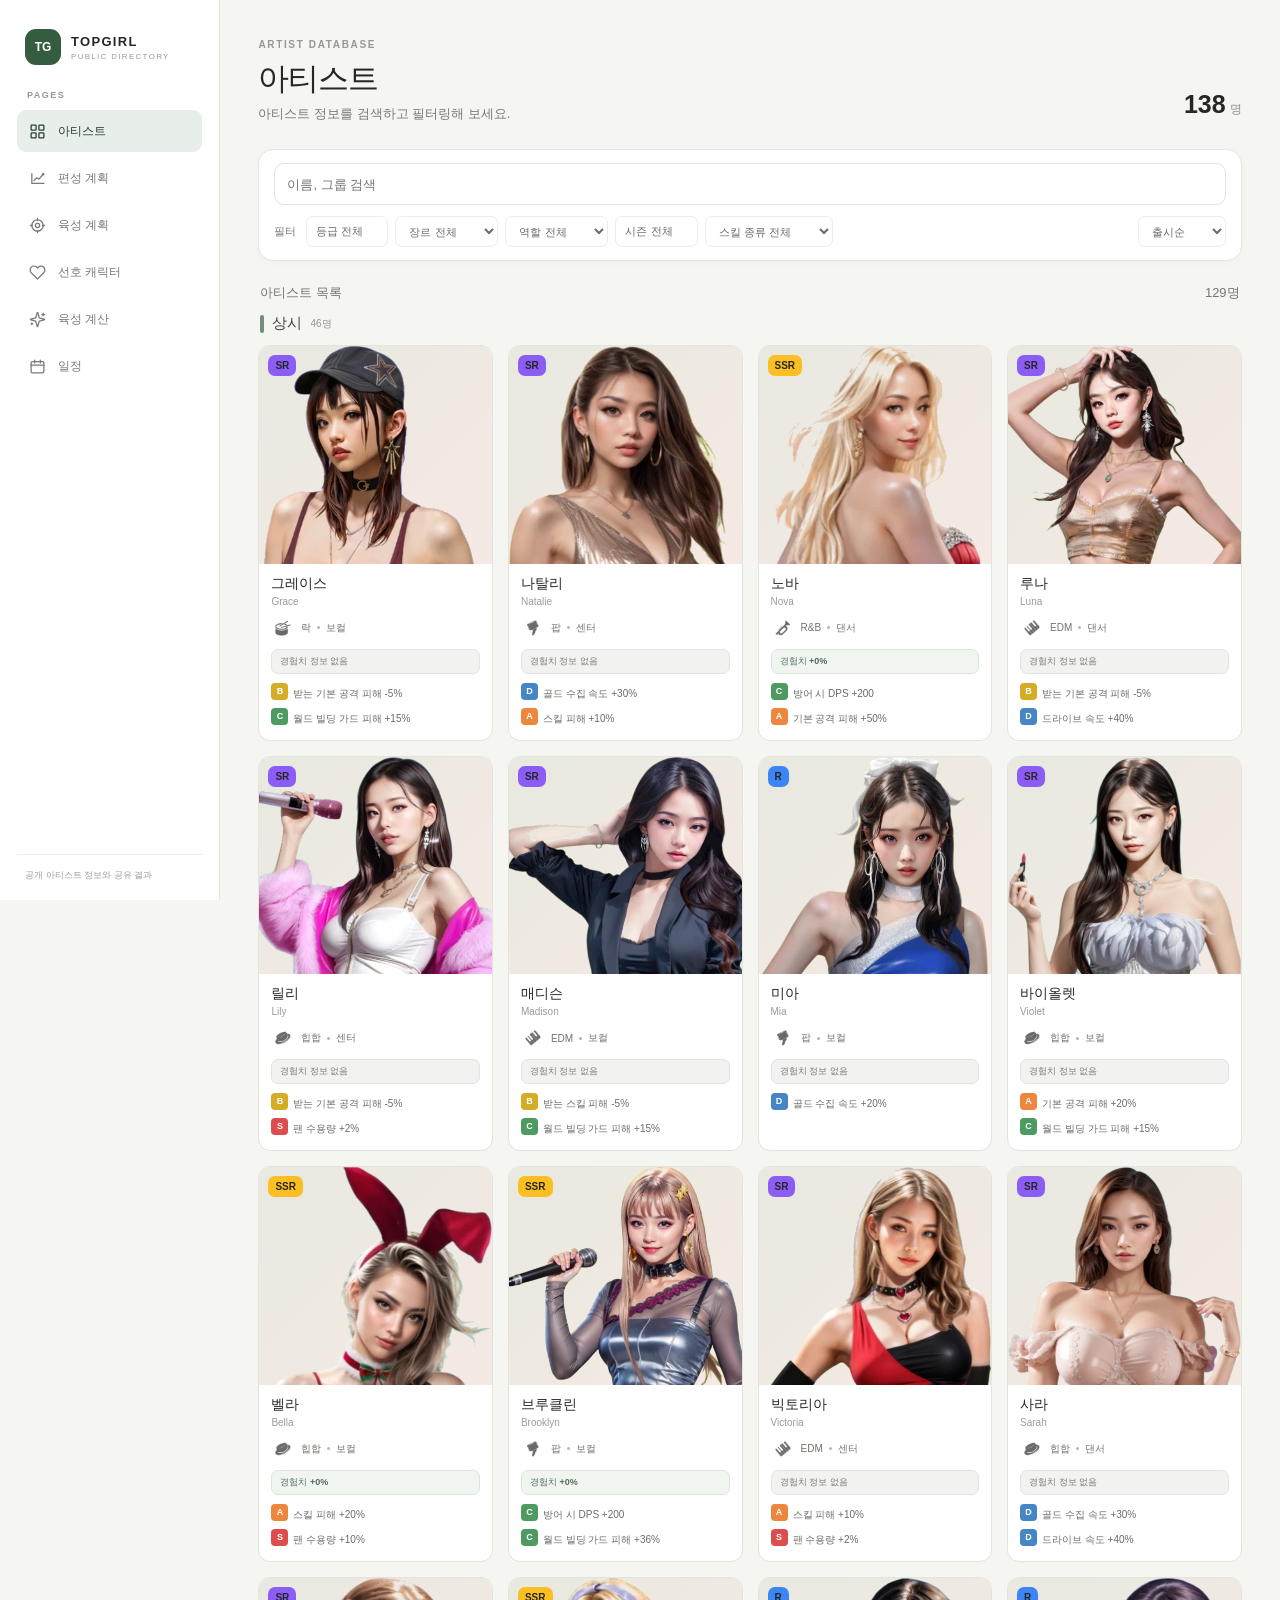
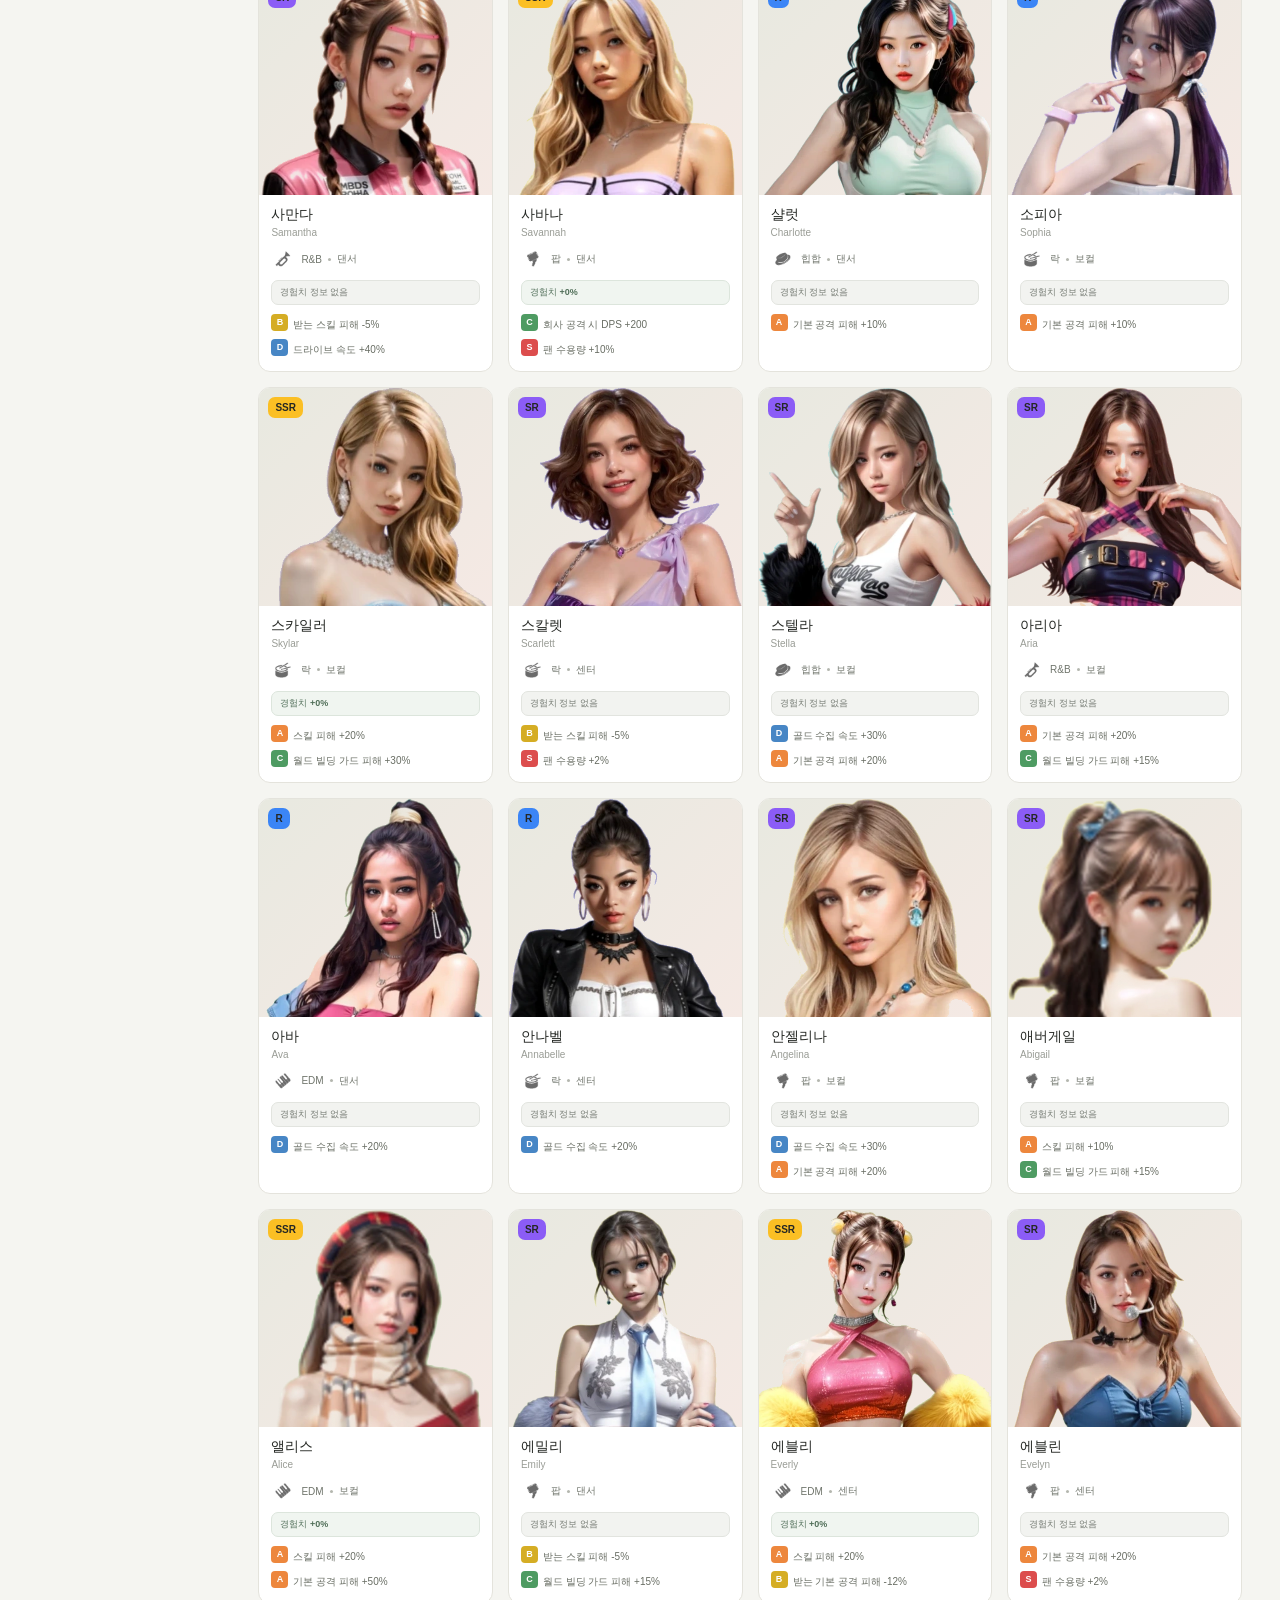
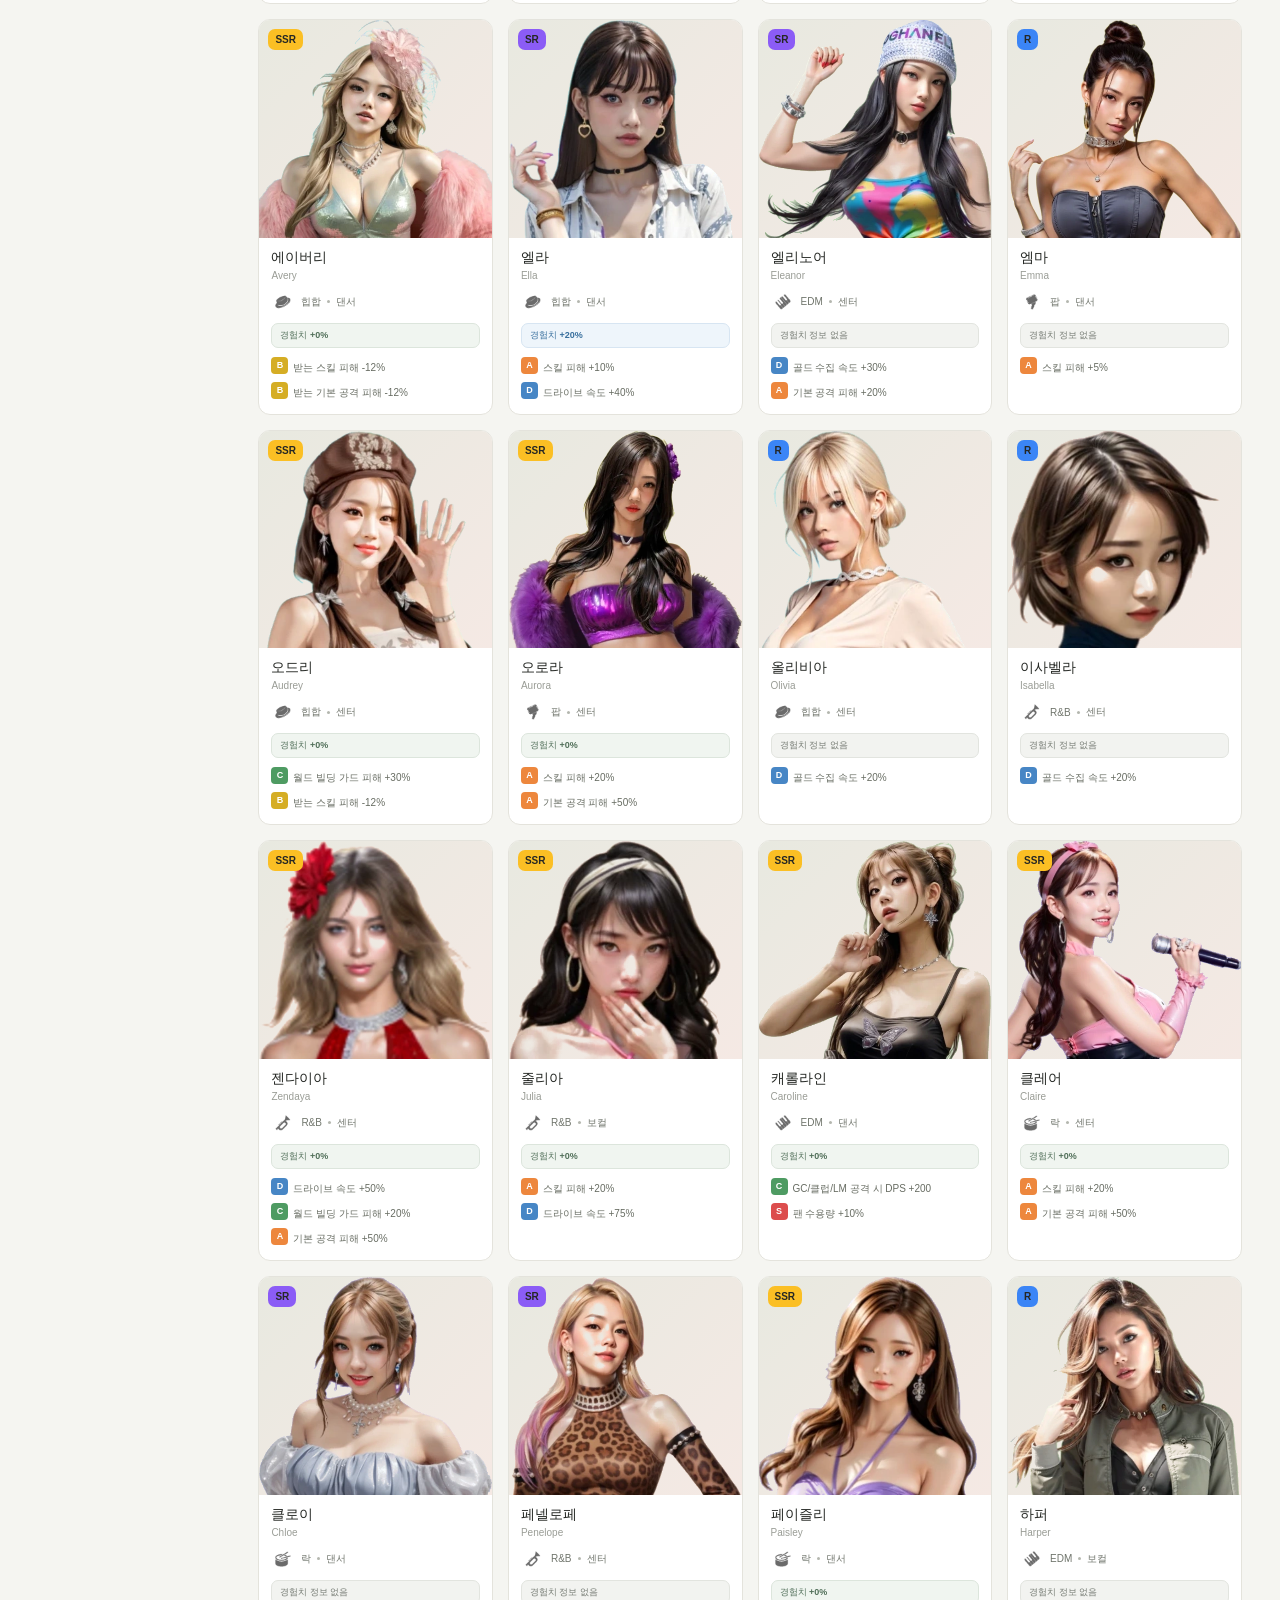
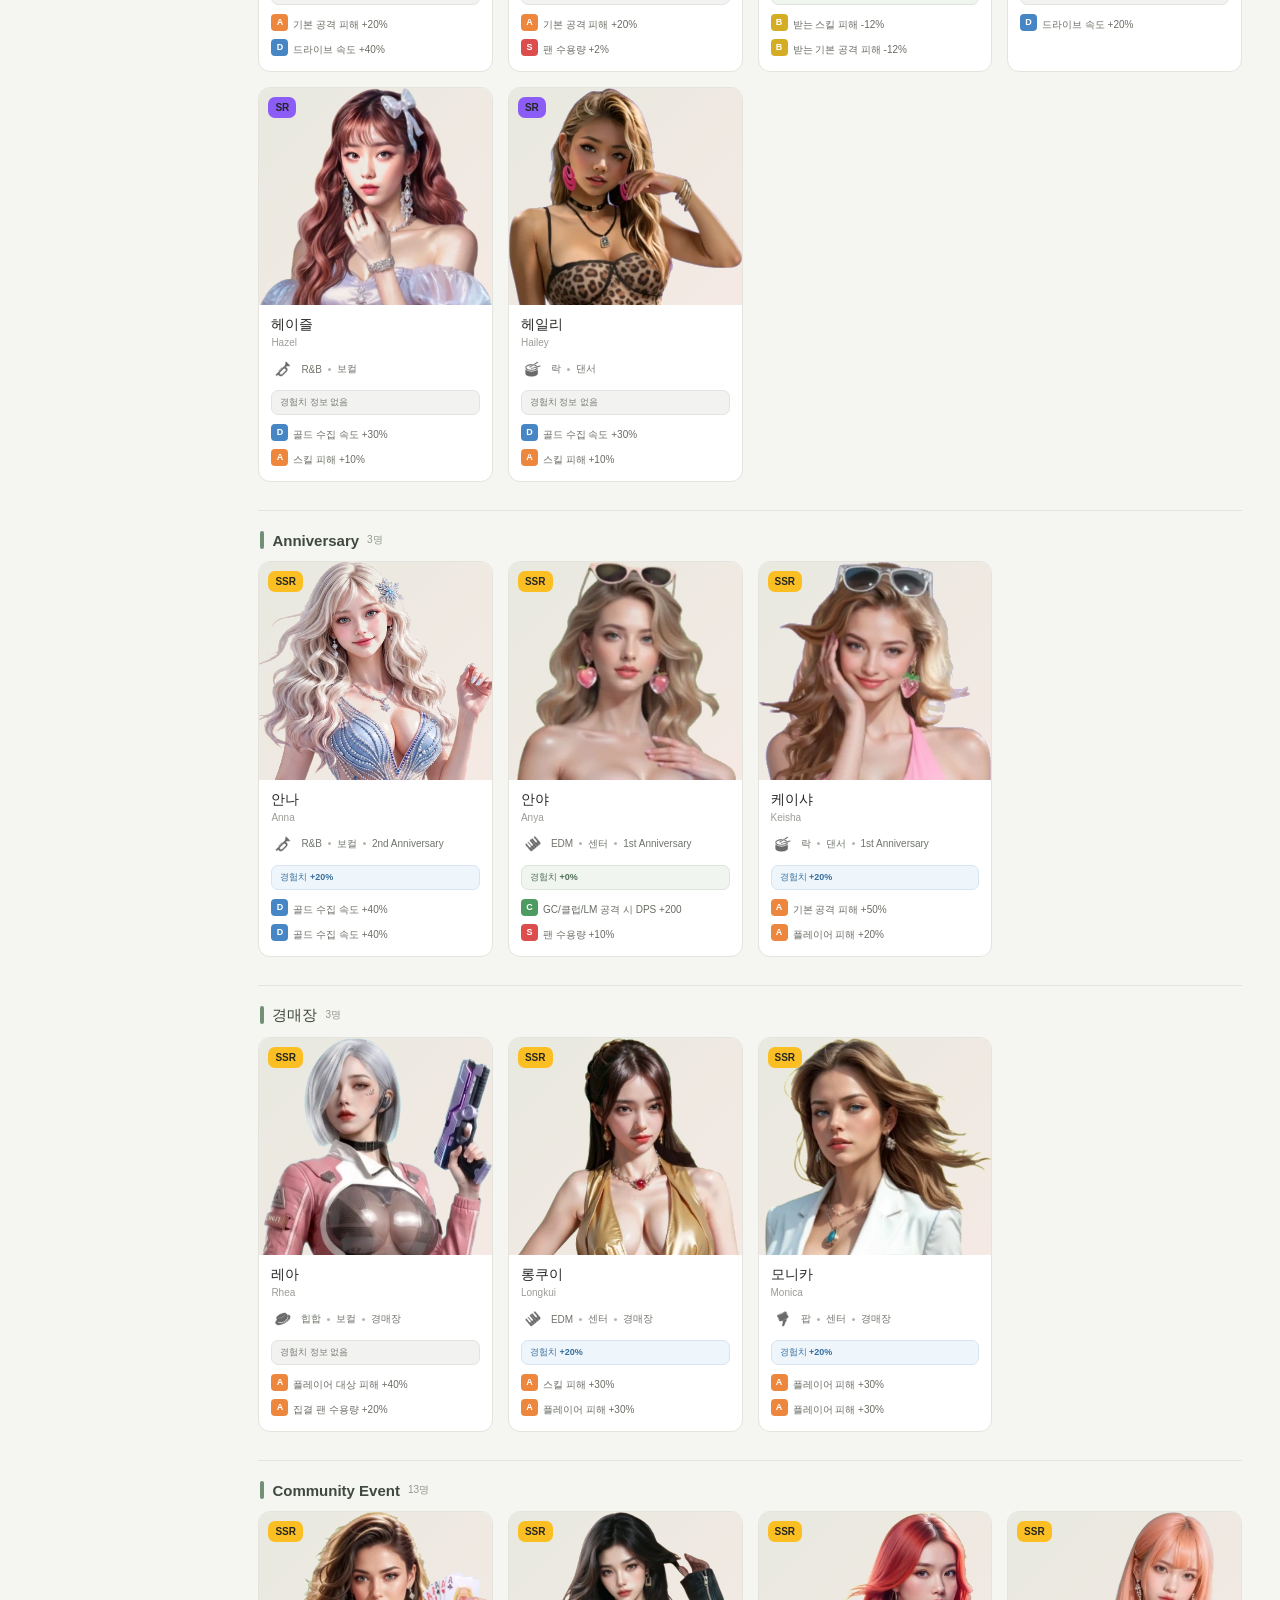
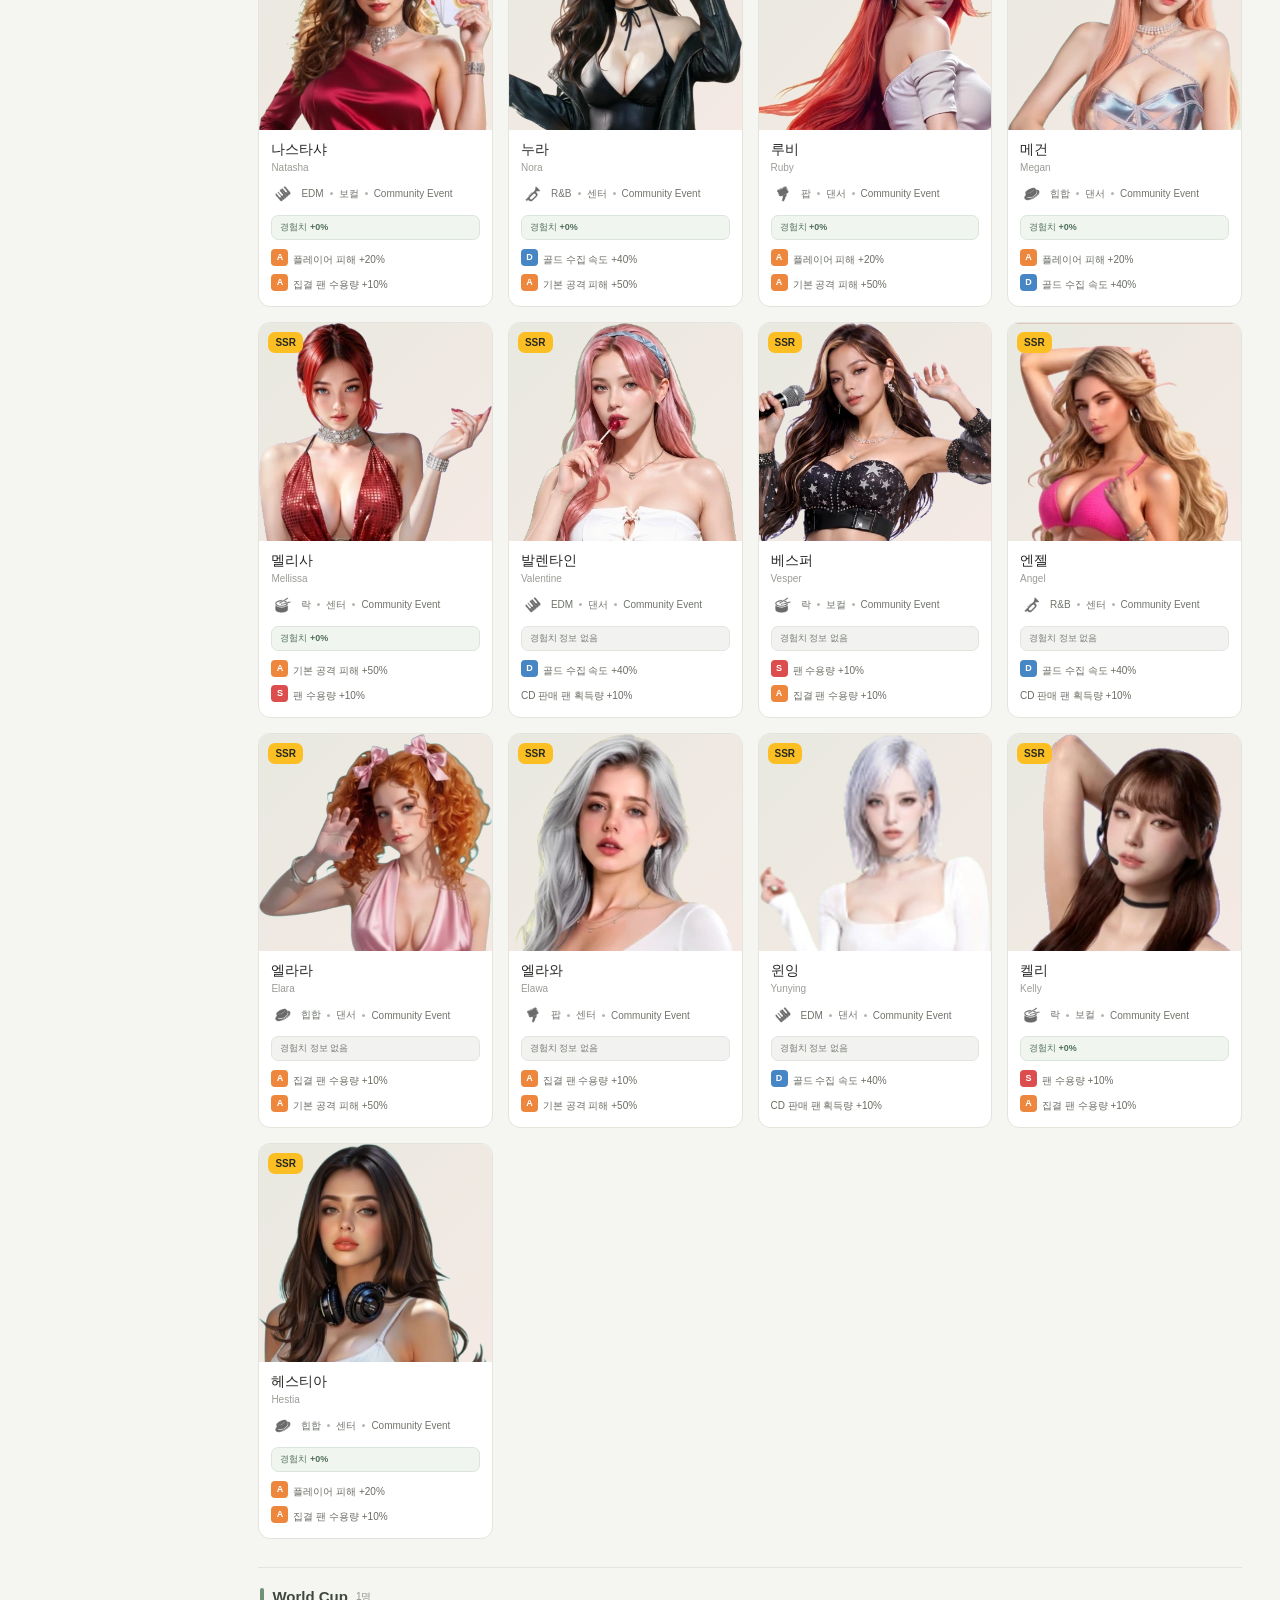
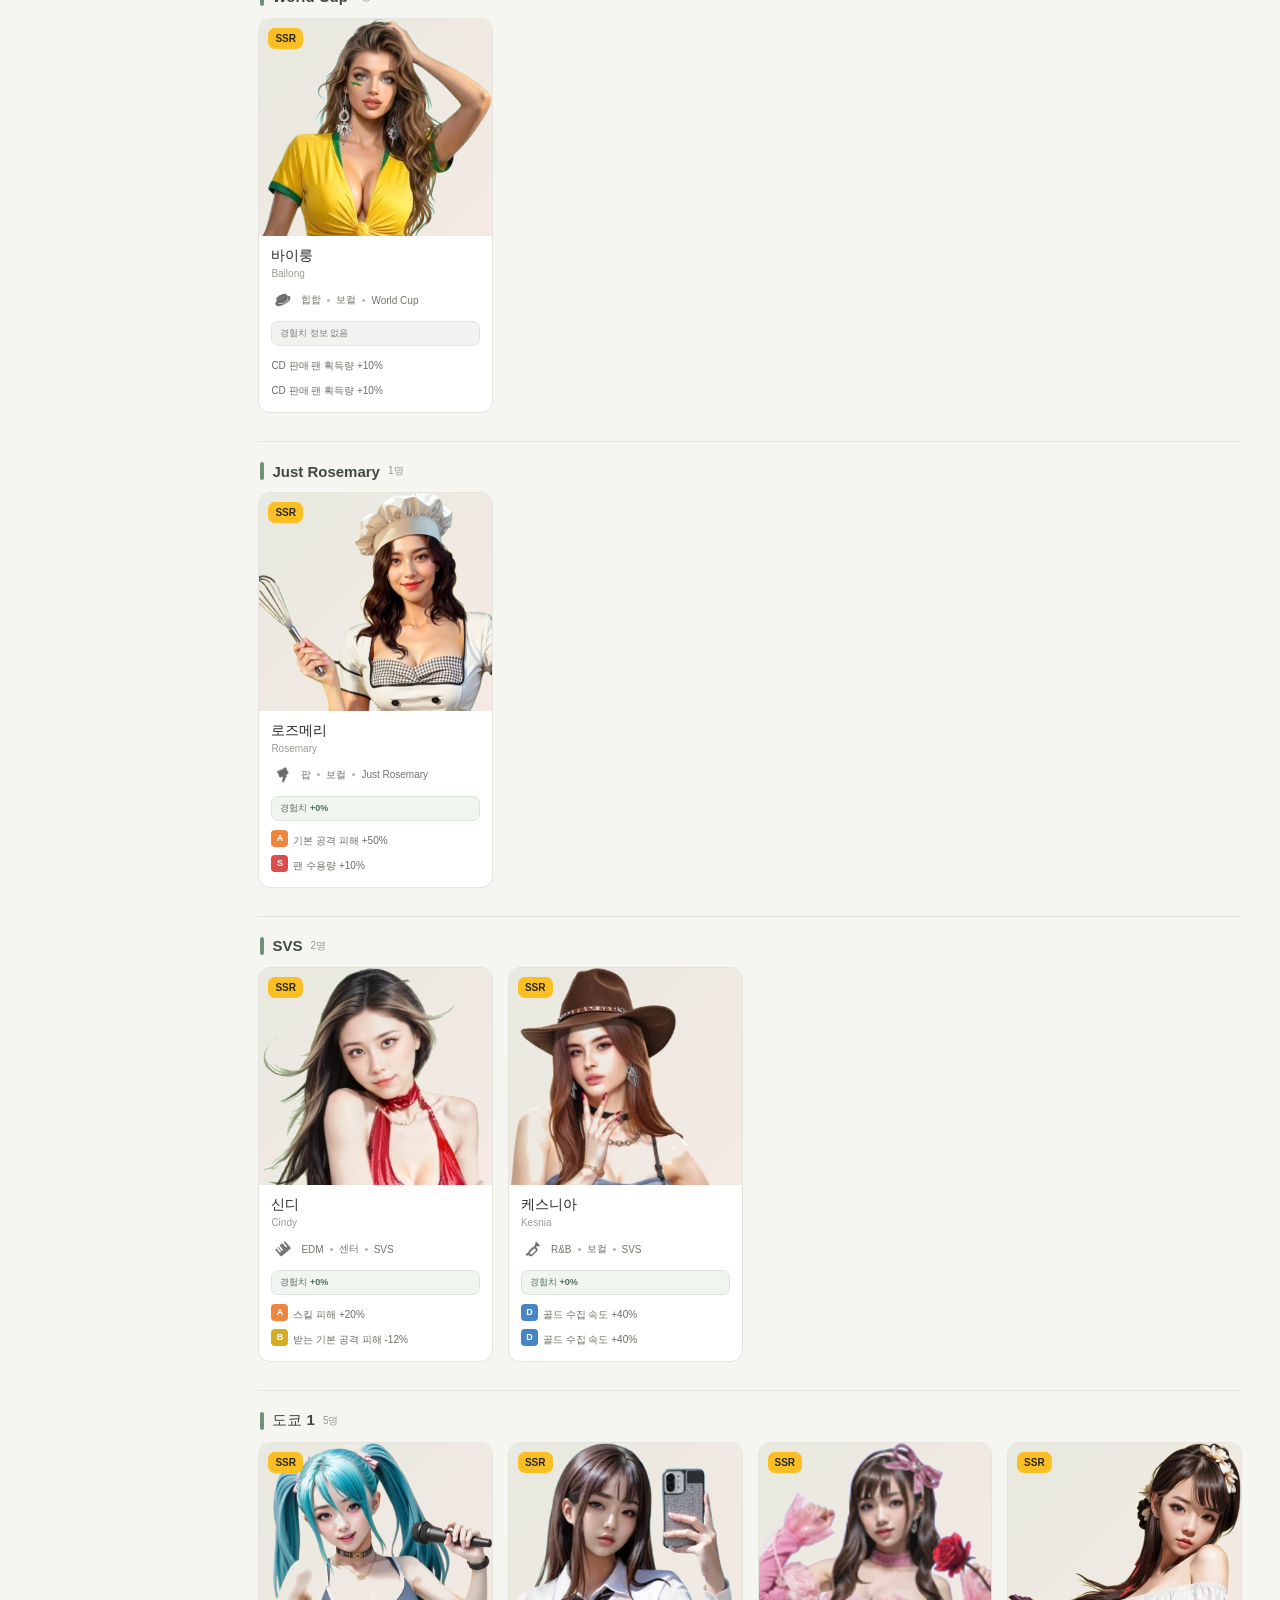
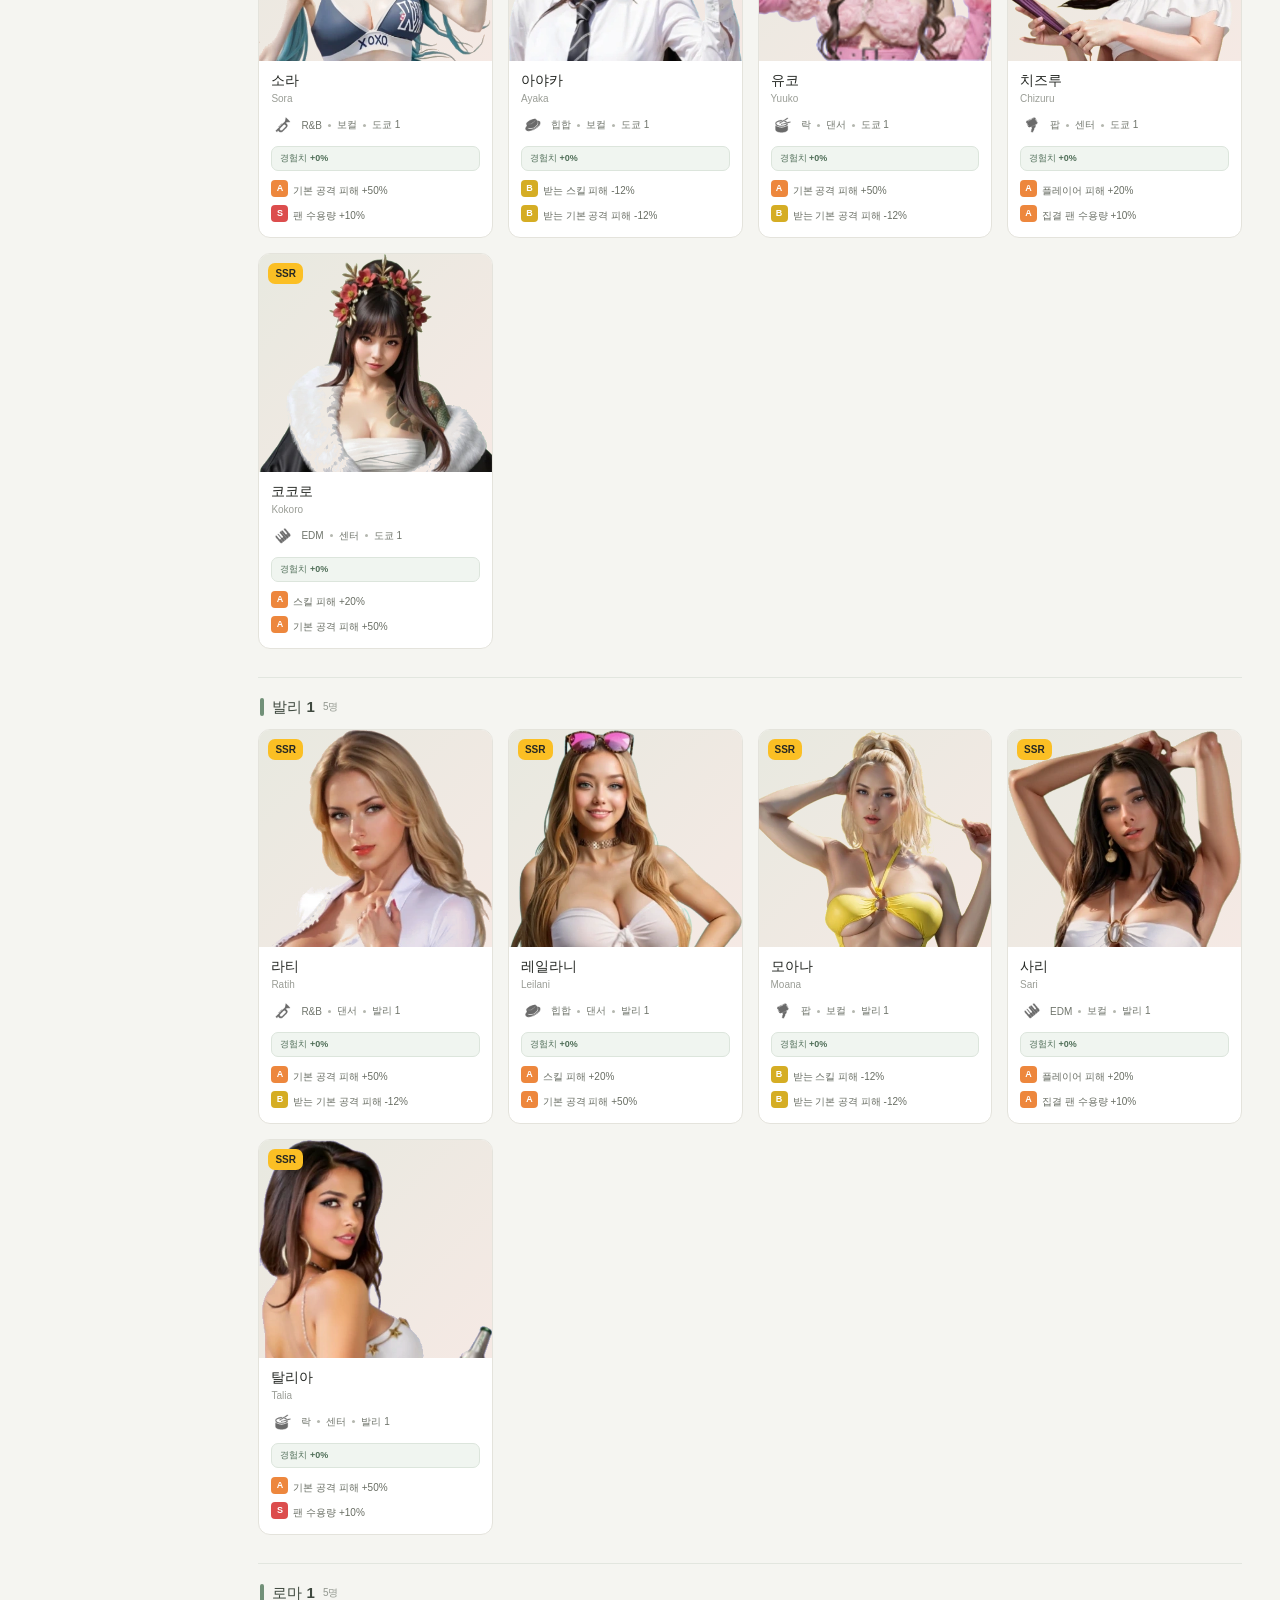
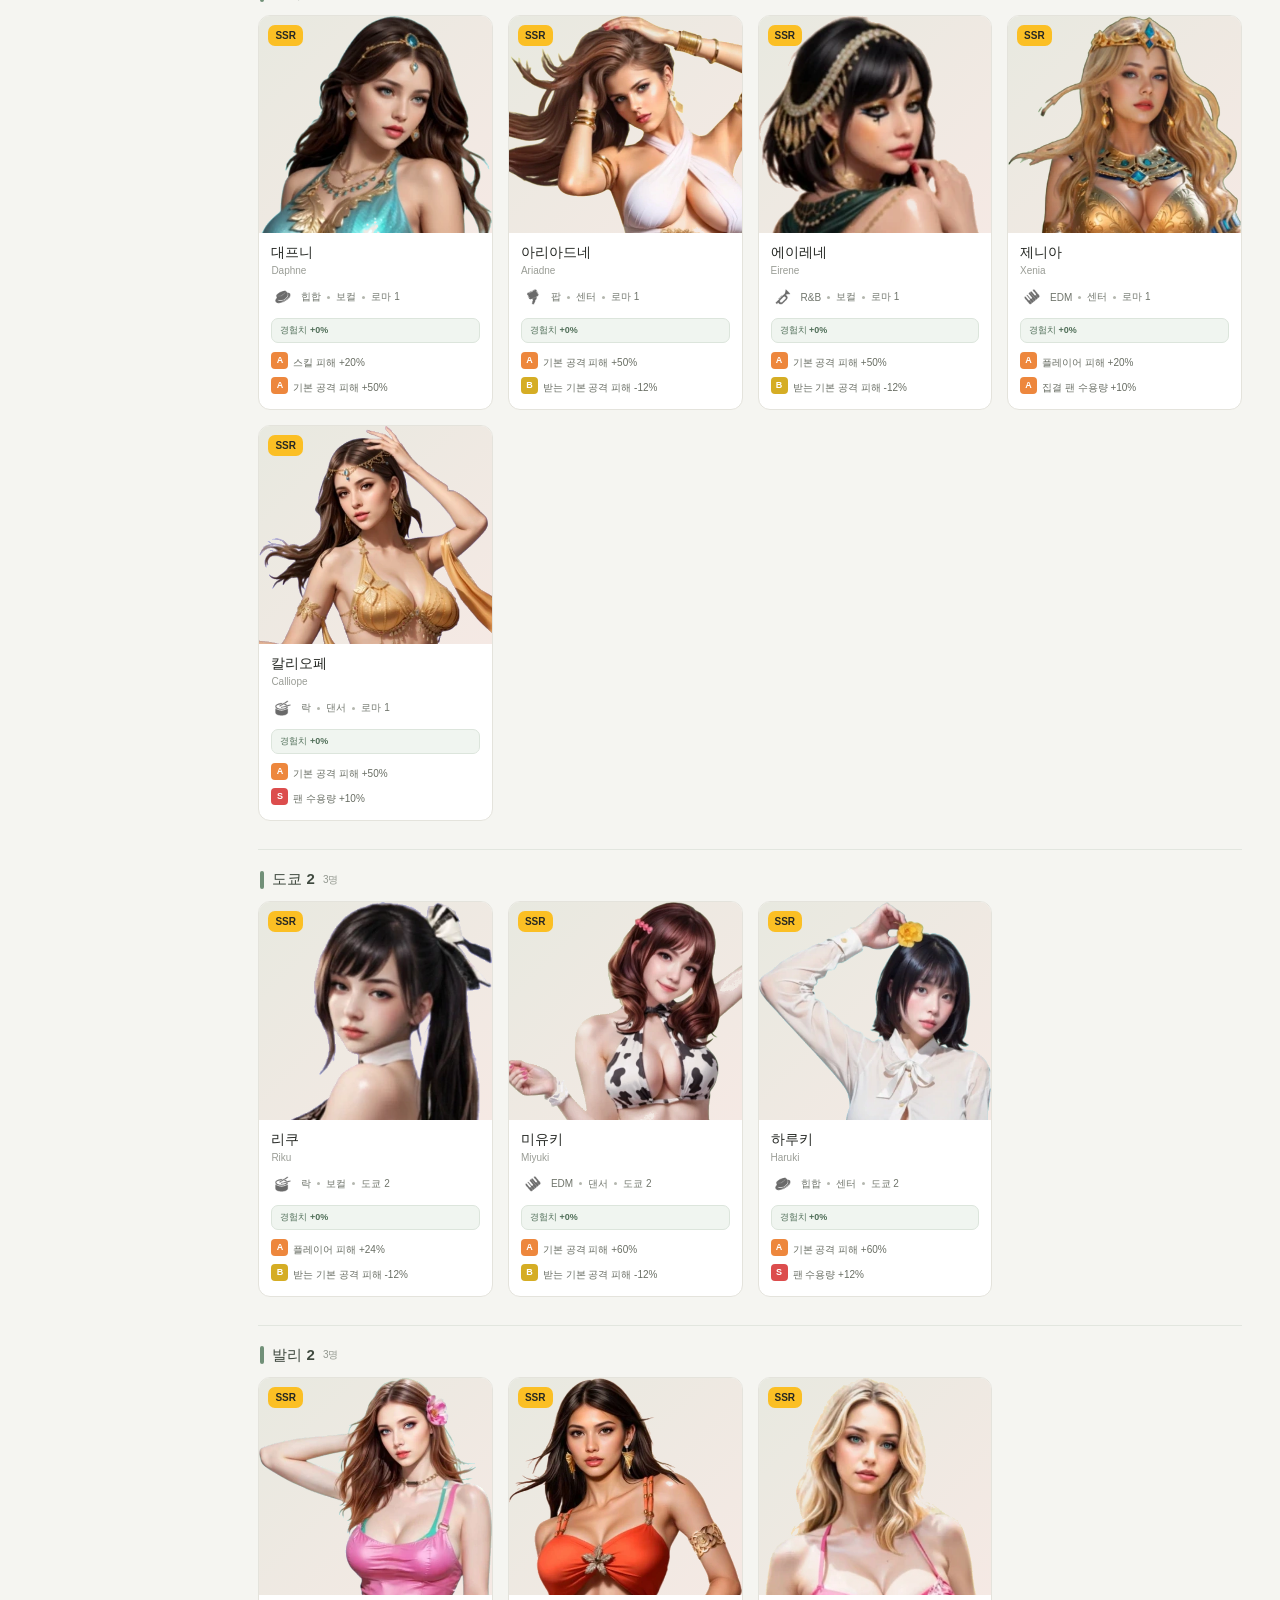
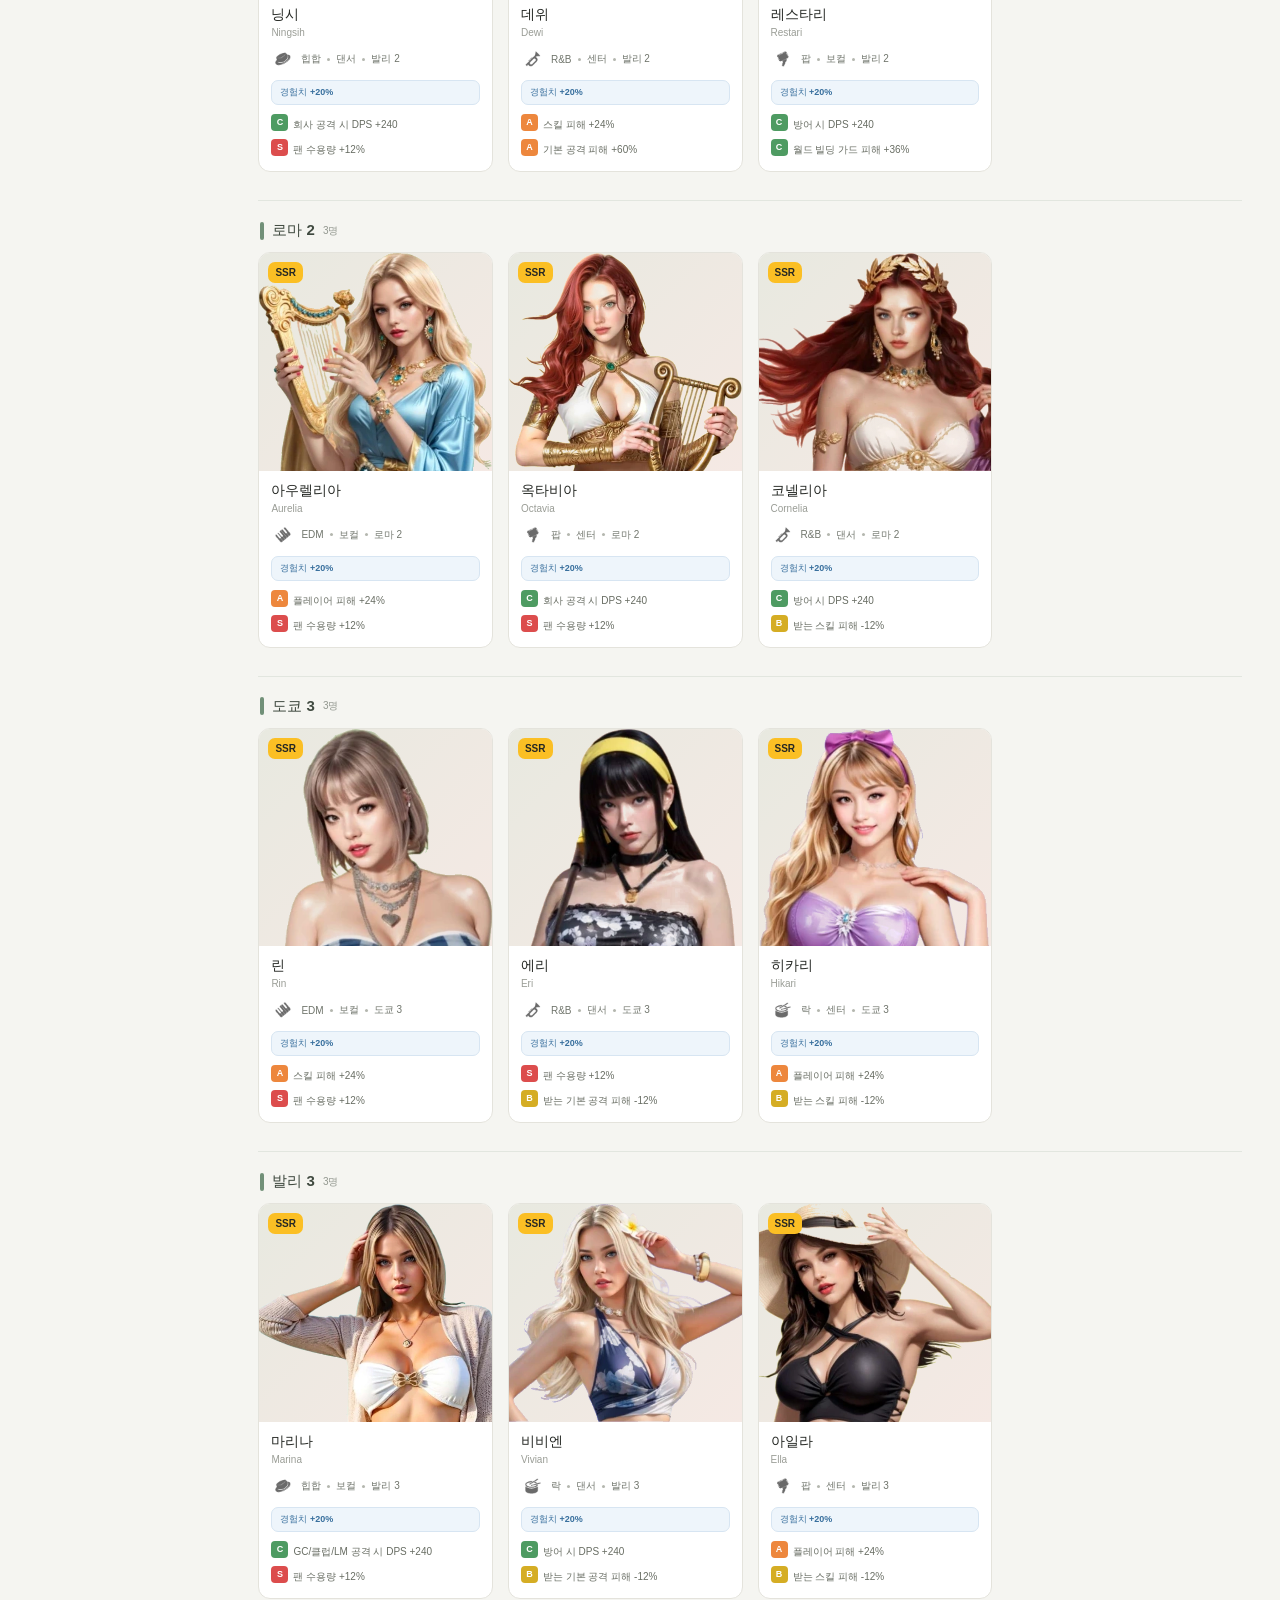
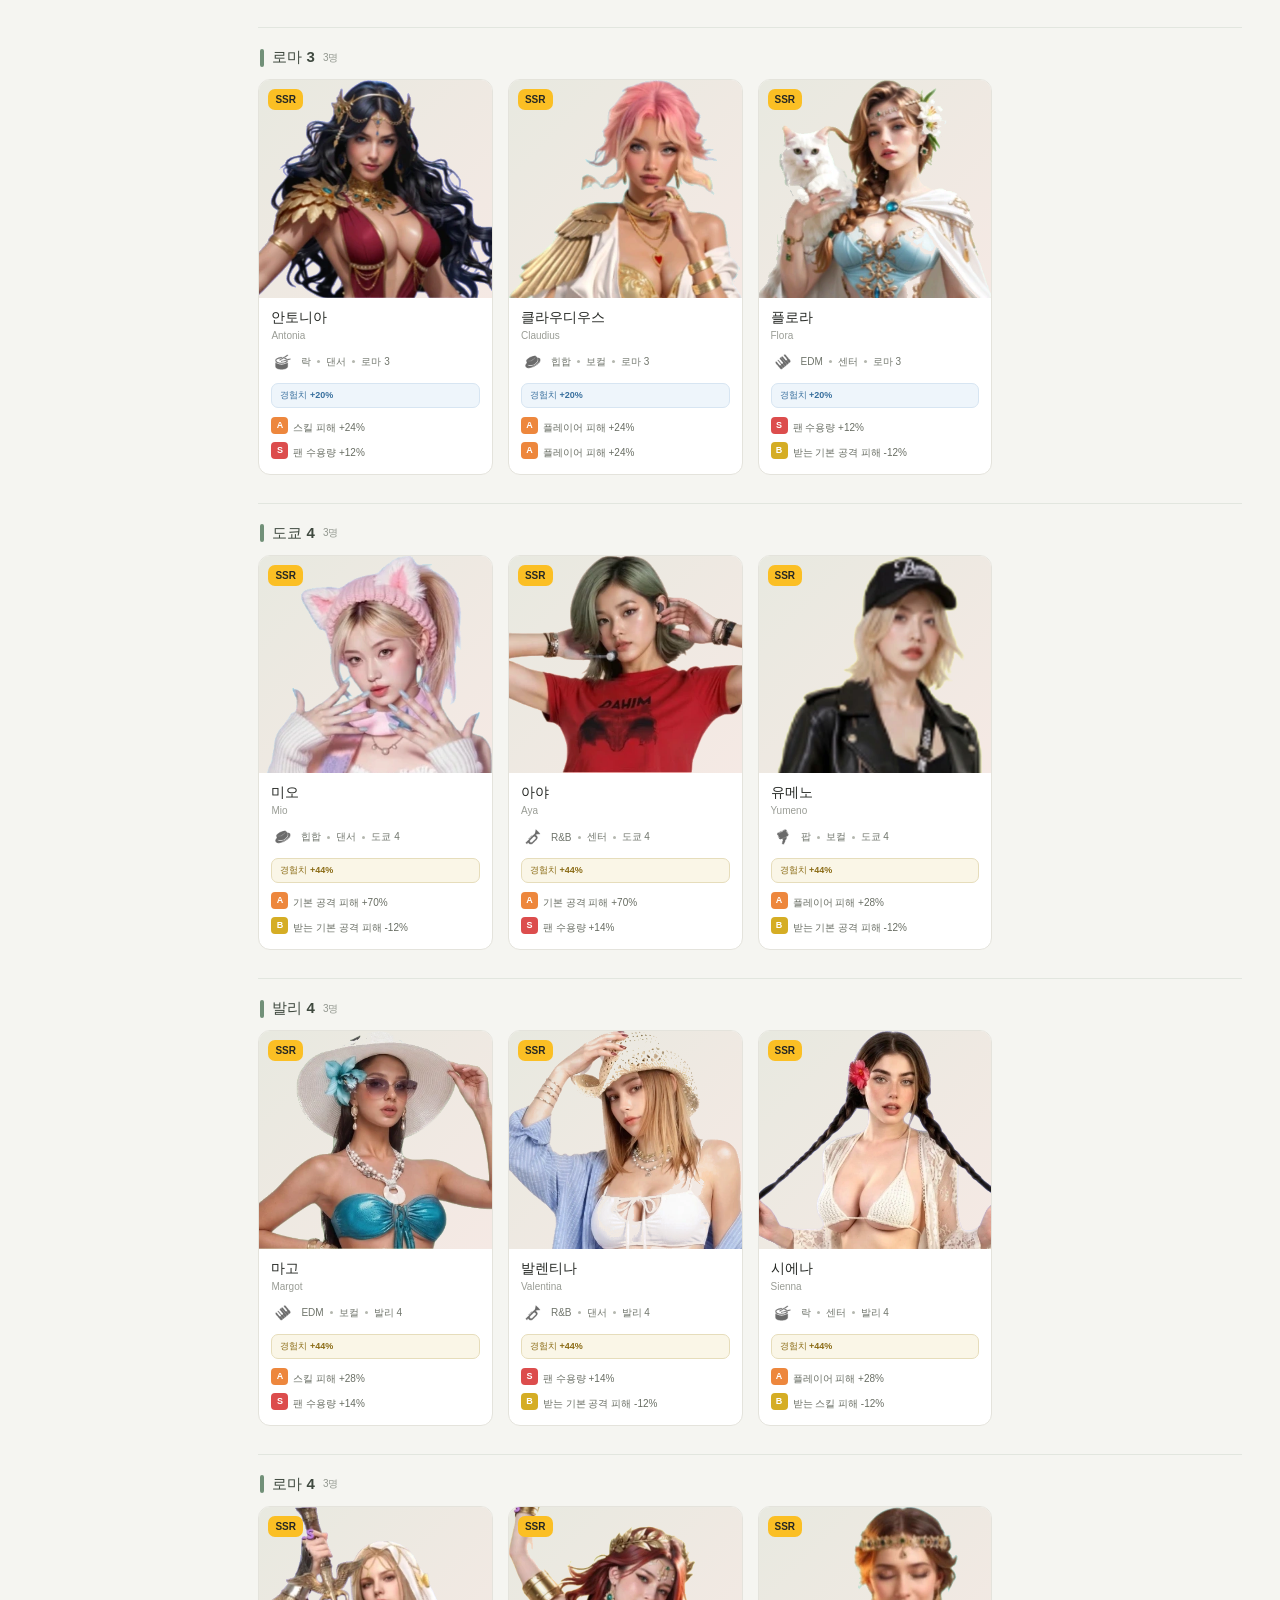
<file: index.html>
<!doctype html>
<html lang="ko">
<head>
  <meta charset="utf-8">
  <meta name="viewport" content="width=device-width, initial-scale=1">
  <meta name="theme-color" content="#f5f5f1">
  <link rel="icon" href="./favicon.svg" type="image/svg+xml">
  <title>TOPGIRL · Artist Database</title>
  <link rel="stylesheet" href="./navigation.css">
  <style>
    :root{font-family:Arial,"Malgun Gothic","Apple SD Gothic Neo",sans-serif;color:#252824;background:#f5f5f1;font-synthesis:none}*{box-sizing:border-box}body{margin:0}.shell{max-width:1420px;margin:auto;padding:0 34px 70px}.topbar{height:72px;position:sticky;top:0;z-index:10;background:#fffffff2;backdrop-filter:blur(14px);border-bottom:1px solid #e5e6df;display:flex;align-items:center;justify-content:space-between}.brand{display:flex;gap:11px;align-items:center;color:inherit;text-decoration:none}.mark{display:grid;place-items:center;width:37px;height:37px;border-radius:12px;background:#355c41;color:white;font-weight:800}.brand b{display:block;font-size:14px;letter-spacing:1.6px}.brand small{display:block;color:#989b93;font-size:9px;letter-spacing:1.8px;margin-top:2px}.tag{color:#777c74;font-size:11px}.heading{display:flex;align-items:end;justify-content:space-between;padding:39px 0 26px}.eyebrow{color:#969991;font-size:10px;letter-spacing:1.65px;font-weight:700}h1{font-size:31px;letter-spacing:-1.2px;margin:8px 0 5px}.sub{margin:0;color:#777c74;font-size:13px}.count{font-size:12px;color:#8f928c;padding-bottom:4px}.count b{font-size:25px;color:#252824;margin-right:4px}.filters{background:white;border:1px solid #e5e6df;border-radius:15px;padding:13px 15px;box-shadow:0 2px 10px #1a281c05}.search{height:42px;width:100%;padding:0 12px;border:1px solid #e3e4dd;border-radius:10px;color:#343831;font:inherit;font-size:13px}.filter-row{display:flex;align-items:center;gap:7px;flex-wrap:wrap;margin-top:11px}.filter-title{color:#777c75;font-size:11px;margin-right:3px}.filter-select{min-height:31px;padding:0 24px 0 9px;border:1px solid #ecece8;border-radius:7px;background:#fff;color:#696d66;font:inherit;font-size:11px;max-width:180px}.filter-select.has-value{border-color:#bccbc0;background:#f7faf7;color:#345e40}.multi{position:relative}.multi summary{list-style:none;cursor:pointer;min-height:31px;padding:7px 24px 6px 9px;border:1px solid #ecece8;border-radius:7px;background:white;color:#696d66;font-size:11px;white-space:nowrap}.multi summary::-webkit-details-marker{display:none}.multi[open] summary,.multi.changed summary{border-color:#bccbc0;background:#f7faf7;color:#345e40}.menu{position:absolute;top:36px;left:0;z-index:5;width:205px;max-height:340px;overflow:auto;padding:8px;background:white;border:1px solid #e5e6df;border-radius:10px;box-shadow:0 10px 25px #20282020}.menu-head{display:flex;justify-content:space-between;align-items:center;padding:4px 4px 8px;border-bottom:1px solid #eee;color:#777;font-size:11px}.menu-head button{border:0;background:none;color:#55745b;font:inherit;cursor:pointer}.menu label{display:flex;gap:8px;align-items:center;padding:7px 5px;font-size:12px;cursor:pointer}.menu input{accent-color:#446e4b}.dot{width:8px;height:8px;border-radius:50%}.results{display:flex;justify-content:space-between;color:#75776f;font-size:13px;padding:23px 2px 12px}.tier-section+.tier-section{margin-top:25px;padding-top:18px;border-top:2px solid #dfe5dc}.tier-title{display:flex;align-items:center;gap:9px;margin:0 2px 12px;padding-left:10px;border-left:4px solid var(--tier);font-size:17px}.tier-title small{font-size:10px;color:#92958e;font-weight:400}.grid{display:grid;grid-template-columns:repeat(4,minmax(0,1fr));gap:12px}.card{cursor:pointer;overflow:hidden;border:1px solid #e4e3dc;border-radius:12px;background:#fff;transition:transform .16s,box-shadow .16s}.card:hover{transform:translateY(-2px);box-shadow:0 7px 18px #26352b18}.portrait{height:178px;position:relative;background:linear-gradient(135deg,#e8e9e0,#f5e9e4);display:grid;place-items:center;overflow:hidden}.portrait img{width:100%;height:100%;object-fit:cover;object-position:center 30%}.placeholder{font-size:52px;font-weight:700;color:#7c8577}.picture-badges{position:absolute;left:9px;top:9px;right:9px;display:flex;justify-content:space-between;align-items:start}.badge{font-size:10px;font-weight:700;padding:5px 7px;border-radius:7px;background:#ffffffdf;color:#42483f}.rank{color:#252724}.info{padding:11px 12px 13px}.name{font-weight:750;font-size:14px;margin:0}.english{color:#9a9d96;font-size:10px;margin-top:3px}.meta{display:flex;flex-wrap:wrap;gap:6px;align-items:center;margin-top:9px;color:#70756c;font-size:10px}.meta i{width:3px;height:3px;border-radius:50%;background:#b4b7af}.meta .exp-bonus{color:#9b6a3d;font-weight:600;background:#f8f1e8;padding:3px 6px;border-radius:5px;white-space:nowrap}.stats{display:grid;grid-template-columns:1fr 1fr;gap:8px;margin-top:11px;padding-top:9px;border-top:1px solid #f0f0ed}.stats small,.stats b{display:block}.stats small{font-size:8px;color:#a0a29c;letter-spacing:.08em}.stats b{font-size:11px;margin-top:3px}.skills{min-height:0;margin-top:7px;color:#686d63;font-size:10px;line-height:1.45}.skills span{display:block;margin-top:4px}.empty,.loading,.error{padding:60px 10px;text-align:center;color:#76786f}.modal{position:fixed;inset:0;background:#151a166e;display:none;place-items:center;padding:20px;z-index:20;backdrop-filter:blur(3px)}.modal.open{display:grid}.dialog{position:relative;background:white;border-radius:18px;max-width:520px;width:100%;max-height:90vh;overflow:auto;padding:24px;box-shadow:0 18px 70px #131f1738}.detail-hero{display:flex;align-items:center;gap:12px;padding:8px 25px 18px 0;border-bottom:1px solid #e4e3dc}.detail-hero .portrait{width:58px;height:58px;flex:none;border-radius:50%}.detail .english{font-size:11px}.detail{min-width:0}.detail h2{font-size:21px;margin:5px 0 1px}.detail-rank{margin-left:auto;border-radius:7px;padding:6px 9px;font-size:11px;font-weight:800}.close{position:absolute;right:15px;top:15px;border:0;background:#f2f3ef;width:33px;height:33px;border-radius:50%;font-size:19px;cursor:pointer;z-index:1}.detail-grid{display:grid;grid-template-columns:repeat(3,1fr);gap:9px;margin:16px 0}.detail-item{background:#f7f7f4;border-radius:8px;padding:9px}.detail-item small,.detail-item b{display:block}.detail-item small{font-size:9px;color:#92958e}.detail-item b{font-size:11px;margin-top:5px;overflow-wrap:anywhere}.detail-skills h3{font-size:12px;margin:17px 0 8px}.skill-row{padding:9px 0;border-top:1px solid #f0f0ed;font-size:11px}.skill-row small{display:block;color:#969991;font-size:9px;margin-top:5px}.footer{text-align:center;color:#909188;font-size:12px;margin-top:44px}@media(max-width:850px){.grid{grid-template-columns:repeat(3,minmax(0,1fr))}.portrait{height:165px}}@media(max-width:580px){.shell{padding:0 16px 50px}.topbar{height:68px}.tag{font-size:10px}.heading{padding:28px 0 20px}h1{font-size:29px}.filter-row{gap:6px}.grid{grid-template-columns:repeat(2,minmax(0,1fr));gap:9px}.portrait{height:152px}.info{padding:10px}.name{font-size:13px}.dialog{padding:18px}.detail-grid{grid-template-columns:repeat(2,1fr)}}
  </style>
  <style>
    .grid{gap:15px}
    .portrait{height:clamp(145px,17vw,225px)}
    .portrait img{object-position:center center}
    @media(min-width:1500px){.grid{grid-template-columns:repeat(5,minmax(0,1fr))}}
    @media(max-width:1180px){.grid{grid-template-columns:repeat(3,minmax(0,1fr))}}
    @media(max-width:600px){.grid{grid-template-columns:repeat(2,minmax(0,1fr));gap:9px}.portrait{height:clamp(138px,48vw,220px)}}
  </style>
<style>.meta .genre-icon{width:24px;height:24px;object-fit:contain;filter:brightness(0) saturate(100%) opacity(.62);flex:none}.detail-genre{display:flex;align-items:center;gap:8px}.detail-genre img{width:28px;height:28px;object-fit:contain;filter:brightness(0) saturate(100%) opacity(.62);flex:none}.skill-line{display:flex!important;align-items:center;gap:5px;line-height:17px}.skill-line>span{line-height:17px}.skill-tier{display:inline-grid;place-items:center;align-self:center;flex:0 0 17px;min-width:17px;width:17px;height:17px;margin:0;padding:0;border-radius:4px;color:#fff;font-size:9px;line-height:1;font-weight:800}.skill-row>b{display:flex;align-items:center;gap:6px}.info>.exp-bonus{display:flex;align-items:center;min-height:25px;margin-top:9px;padding:5px 8px;border:1px solid transparent;border-radius:7px;font-size:9px;font-weight:800}.exp-bonus.low{border-color:#d7e5f2;background:#eef5fb;color:#39709e}.exp-bonus.medium{border-color:#e6ddbb;background:#faf6e7;color:#8b6c16}.exp-bonus.high{border-color:#e7ceb2;background:#fbf0e4;color:#a25e24}.exp-bonus.max{border-color:#e7c2c2;background:#faeaea;color:#a64141}.exp-bonus.zero{border-color:#dce5dc;background:#f0f5f0;color:#52705a}.exp-bonus.unknown{border-color:#e2e4df;background:#f2f3f0;color:#747a72}</style></head>
<style>.sort-select{margin-left:auto}.season-groups{display:grid;gap:28px}.season-section+.season-section{padding-top:20px;border-top:1px solid #e2e6df}.season-title{display:flex;align-items:center;gap:8px;margin:0 2px 12px;color:#3f493f;font-size:15px}.season-title::before{content:"";width:4px;height:18px;border-radius:4px;background:#719078}.season-title small{color:#92978f;font-size:10px;font-weight:500}@media(max-width:580px){.sort-select{margin-left:0}}</style>
<body>
  <div class="pages-layout">
  <aside class="pages-sidebar"><a class="pages-brand" href="./"><span class="pages-brand-mark">TG</span><span><b>TOPGIRL</b><small>PUBLIC DIRECTORY</small></span></a><div class="pages-nav-label">PAGES</div><nav class="pages-nav" aria-label="페이지"><a href="./" class="active" aria-current="page"><span class="pages-nav-icon"><svg viewBox="0 0 24 24"><rect x="3" y="3" width="7" height="7" rx="1"/><rect x="14" y="3" width="7" height="7" rx="1"/><rect x="3" y="14" width="7" height="7" rx="1"/><rect x="14" y="14" width="7" height="7" rx="1"/></svg></span>아티스트</a><a href="./party-result.html"><span class="pages-nav-icon"><svg viewBox="0 0 24 24"><path d="M4 19V5M4 19h17M7 15l4-4 3 2 6-7"/><circle cx="20" cy="6" r="1"/></svg></span>편성 계획</a><a href="./growth-plan.html"><span class="pages-nav-icon"><svg viewBox="0 0 24 24"><circle cx="12" cy="12" r="8"/><circle cx="12" cy="12" r="3"/><path d="M12 2v3M22 12h-3M12 22v-3M2 12h3"/></svg></span>육성 계획</a><a href="./favorites.html"><span class="pages-nav-icon"><svg viewBox="0 0 24 24"><path d="M20.84 4.61a5.5 5.5 0 0 0-7.78 0L12 5.67l-1.06-1.06a5.5 5.5 0 0 0-7.78 7.78l1.06 1.06L12 21.23l7.78-7.78 1.06-1.06a5.5 5.5 0 0 0 0-7.78z"/></svg></span>선호 캐릭터</a><a href="./level-plan.html"><span class="pages-nav-icon"><svg viewBox="0 0 24 24"><path d="M9.937 15.5A2 2 0 0 0 8.5 14.063l-6.135-1.582a.5.5 0 0 1 0-.962L8.5 9.936A2 2 0 0 0 9.937 8.5l1.582-6.135a.5.5 0 0 1 .963 0L14.063 8.5A2 2 0 0 0 15.5 9.937l6.135 1.581a.5.5 0 0 1 0 .964L15.5 14.063a2 2 0 0 0-1.437 1.437l-1.582 6.135a.5.5 0 0 1-.963 0zM20 3v4M22 5h-4M4 17v2M5 18H3"/></svg></span>육성 계산</a><a href="./calendar.html"><span class="pages-nav-icon"><svg viewBox="0 0 24 24"><rect x="3" y="5" width="18" height="16" rx="2"/><path d="M16 3v4M8 3v4M3 10h18"/></svg></span>일정</a></nav><div class="pages-sidebar-note">공개 아티스트 정보와 공유 결과</div></aside>
  <main class="shell">
    <section class="heading"><div><div class="eyebrow">ARTIST DATABASE</div><h1>아티스트</h1><p class="sub">아티스트 정보를 검색하고 필터링해 보세요.</p></div><div class="count"><b id="count">—</b>명</div></section>
    <section class="filters" aria-label="아티스트 필터"><input class="search" id="query" type="search" placeholder="이름, 그룹 검색" aria-label="이름 또는 그룹 검색"><div class="filter-row"><span class="filter-title">필터</span><details class="multi" id="rank-filter"><summary>등급 전체</summary><div class="menu" id="rank-options"></div></details><select class="filter-select" id="genre"><option value="">장르 전체</option></select><select class="filter-select" id="role"><option value="">역할 전체</option></select><details class="multi" id="season-filter"><summary>시즌 전체</summary><div class="menu" id="season-options"></div></details><select class="filter-select" id="skill"><option value="">스킬 종류 전체</option></select></div></section>
    <div class="results"><span>아티스트 목록</span><span id="result-count"></span></div><div id="status" class="loading">목록을 불러오는 중…</div><div id="grid"></div>
    <footer class="footer">TOPGIRL · Artist reference data</footer>
  </main>
  <div class="modal" id="modal" role="dialog" aria-modal="true" aria-label="아티스트 정보"><article class="dialog" id="dialog"></article></div>
  </div>
  <script>
    const $=s=>document.querySelector(s);let artists=[];    const rankOrder={UR:0,SSR:1,SR:2,R:3},rankColors={UR:"#ff6b6b",SSR:"#fbbf24",SR:"#8b5cf6",R:"#3b85f6"};
    const skillTiers={gold_gathering_speed_increase:"D",drive_speed_increase:"D",basic_attack_damage_reduction:"B",skill_damage_reduction:"B",conditional_dps:"C",skill_damage_increase:"A",world_building_guard_damage_increase:"C",rally_fan_capacity_increase:"A",fan_capacity_increase:"S",player_damage_increase:"A",basic_attack_damage_increase:"A"},skillTierColors={S:"#dc4d4d",A:"#ed873d",B:"#d5ad24",C:"#4e9b62",D:"#4786c5"};
    const genreLabels={Pop:"팝",Rock:"락",EDM:"EDM","Hip Hop":"힙합","R&B":"R&B"},genreIconFiles={Pop:"pop.png",Rock:"rock.png",EDM:"edm.png","Hip Hop":"hip-hop.png","R&B":"r-and-b.png"},specialtyLabels={"Augmentation dommage":"피해 증가","Dommage réduction":"피해 감소","Solo car":"단독 차량",Mixte:"혼합","HQ defense":"본부 방어",Rassemblement:"집결","Vitesse de conduite":"운전 속도","Économie":"경제"};
    const experienceBonusByName={"Alice":0,"Anna":20,"Antonia":20,"Anya":0,"Aoi":100,"Arashi":72.8,"Ariadne":0,"Audrey":0,"Aurelia":20,"Aurora":0,"Avery":0,"Aya":44,"Ayaka":0,"Bella":0,"Brooklyn":0,"Calliope":0,"Caroline":0,"Cassia":100,"Chizuru":0,"Cindy":0,"Claire":0,"Claudius":20,"Cornelia":20,"Daphne":0,"Dewi":20,"Diah":100,"Eirene":0,"Elame":72.8,"Ella":20,"Eri":20,"Everly":0,"Flora":20,"Hana":72.8,"Haruki":0,"Hestia":0,"Hikari":20,"Julia":0,"Kalani":100,"Keisha":20,"Kelly":0,"Kendell":44,"Kesnia":0,"Kokoro":0,"Layla":72.8,"Leilani":0,"Longkui":20,"Margot":44,"Marina":20,"Megan":0,"Mellissa":0,"Mio":44,"Miyuki":0,"Mizakura":72.8,"Moana":0,"Momona":72.8,"Momosaki":72.8,"Monica":20,"Natasha":0,"Nephthys":72.8,"Ningsih":20,"Nora":0,"Nova":0,"Octavia":20,"Paisley":0,"Ratih":0,"Rena":72.8,"Restari":20,"Riku":0,"Rin":20,"Rosemary":0,"Ruby":0,"Sari":0,"Savannah":0,"Serena":100,"Shiori":100,"Sienna":44,"Skylar":0,"Sloane":44,"Sora":0,"Talia":0,"Tanya":100,"Valentina":44,"Valerie":44,"Venalia":100,"Vivian":20,"Xenia":0,"Yukine":100,"Yumeno":44,"Yuuko":0,"Zendaya":0};
    const esc=s=>String(s??'').replace(/[&<>"']/g,c=>({'&':'&amp;','<':'&lt;','>':'&gt;','"':'&quot;',"'":'&#39;'}[c]));
    const skillHtml=s=>{const tier=skillTiers[s.effectType];return`<span class="skill-line">${tier?`<b class="skill-tier" style="background:${skillTierColors[tier]}">${tier}</b>`:''}<span>${esc(s.displayTextKo||'스킬 문구 준비 중')}</span></span>`};
    const normRank=s=>s.startsWith('UR')?'UR':s;
    const expValue=a=>Object.prototype.hasOwnProperty.call(experienceBonusByName,a.name)?experienceBonusByName[a.name]:null,expText=a=>expValue(a)==null?'경험치 정보 없음':`경험치 +${expValue(a)}%`,expClass=a=>{const v=expValue(a);return v==null?'unknown':v>=100?'max':v>=72.8?'high':v>=44?'medium':v>=20?'low':'zero'};
    function displaySeason(value){if(value==='Original'||value==='Universal')return'상시';if(value==='Auction'||value==='Auction House')return'경매장';if(value==='Anniversary')return'1st Anniversary';if(value==='2nd Anniversary'||value==='2nd Anniversary Artist')return'2nd Anniversary';const normalized=value==='Rome3'?'Rome 3':value;const m=normalized.match(/^(Tokyo|Bali|Rome)\s+(\d+)$/);return m?`${{Tokyo:'도쿄',Bali:'발리',Rome:'로마'}[m[1]]} ${m[2]}`:normalized}
    function filterSeason(value){return value==='Anniversary'||value==='2nd Anniversary'||value==='2nd Anniversary Artist'?'Anniversary':displaySeason(value)}
    function sortSeasons(values){const cityOrder={도쿄:0,발리:1,로마:2},special=['Anniversary','경매장','Community Event','World Cup','Just Rosemary','SVS'];return [...values].sort((a,b)=>{if(a==='상시')return-1;if(b==='상시')return 1;const x=a.match(/^(도쿄|발리|로마) (\d+)$/),y=b.match(/^(도쿄|발리|로마) (\d+)$/);if(x&&y)return Number(x[2])-Number(y[2])||cityOrder[x[1]]-cityOrder[y[1]];if(x)return 1;if(y)return-1;const ai=special.indexOf(a),bi=special.indexOf(b);if(ai!==-1||bi!==-1)return(ai===-1?99:ai)-(bi===-1?99:bi);return a.localeCompare(b,'ko')})}
    function img(a){return a.localImageFile?`<img src="./${esc(a.localImageFile)}" alt="${esc(a.nameKo)}" loading="lazy" onerror="this.remove()">`:`<span class="placeholder">${esc(a.name.slice(0,1))}</span>`}
    function seasonOptions(){return sortSeasons([...new Set(artists.map(a=>filterSeason(a.season)))])}
    function loadSavedSeasons(options){try{const saved=localStorage.getItem('topgirl-pages-season-filter-v1');if(saved===null)return options;const parsed=JSON.parse(saved);return Array.isArray(parsed)?parsed.filter(value=>options.includes(value)):options}catch{return options}}
    function fillSelect(id,values,label,order){const el=$(id);values.forEach(v=>{const o=document.createElement('option');o.value=v;o.textContent=label?label(v):v;el.append(o)});if(order)el.dataset.order='true'}
    function multiMenu(id,values,display,colors,selectedValues=values){const menu=$(`#${id}`);const title=id==='rank-options'?'표시할 등급':'표시할 시즌';menu.innerHTML=`<div class="menu-head"><span>${title}</span><button type="button" data-all>${selectedValues.length===values.length?'전체 해제':'전체 선택'}</button></div>`+values.map(v=>`<label><input type="checkbox" value="${esc(v)}" ${selectedValues.includes(v)?'checked':''}>${colors?`<i class="dot" style="background:${colors[v]}"></i>`:''}${esc(display?display(v):v)}</label>`).join('');menu.querySelector('[data-all]').onclick=()=>{const boxes=[...menu.querySelectorAll('input')],all=boxes.every(x=>x.checked);boxes.forEach(x=>x.checked=!all);menu.querySelector('[data-all]').textContent=all?'전체 선택':'전체 해제';updateMultiLabel(id)};menu.querySelectorAll('input').forEach(x=>x.onchange=()=>{menu.querySelector('[data-all]').textContent=[...menu.querySelectorAll('input')].every(y=>y.checked)?'전체 해제':'전체 선택';updateMultiLabel(id)});}
    function updateMultiLabel(id,persist=true,rerender=true){const detail=$(`#${id==='rank-options'?'rank-filter':'season-filter'}`),boxes=[...$(`#${id}`).querySelectorAll('input')],selected=boxes.filter(x=>x.checked).length;detail.classList.toggle('changed',selected!==boxes.length);detail.querySelector('summary').textContent=selected===boxes.length?(id==='rank-options'?'등급 전체':'시즌 전체'):selected===0?(id==='rank-options'?'등급 선택':'시즌 선택'):`${id==='rank-options'?'등급':'시즌'} ${selected}개`;if(id==='season-options'&&persist){try{localStorage.setItem('topgirl-pages-season-filter-v1',JSON.stringify(boxes.filter(x=>x.checked).map(x=>x.value)))}catch{}}if(rerender)render()}
    function picked(id){return [...$(`#${id}`).querySelectorAll('input:checked')].map(x=>x.value)}
    function sortArtists(rows){return [...rows].sort((a,b)=>(rankOrder[normRank(a.rank)]??99)-(rankOrder[normRank(b.rank)]??99)||a.nameKo.localeCompare(b.nameKo,'ko'))}
    function format(n){return n==null?'—':Number(n).toLocaleString('ko-KR')}
    function filtered(){const q=$('#query').value.trim().toLocaleLowerCase(),ranks=picked('rank-options'),seasons=picked('season-options');return sortArtists(artists.filter(a=>(!q||[a.name,a.nameKo,a.group].some(v=>String(v||'').toLocaleLowerCase().includes(q)))&&ranks.includes(normRank(a.rank))&&(!$('#genre').value||a.genre===$('#genre').value)&&(!$('#role').value||a.role===$('#role').value)&&(seasons.length===seasonOptions().length||seasons.includes(filterSeason(a.season)))&&(!$('#skill').value||(a.normalizedSkillEffects||[]).some(x=>x.category===$('#skill').value))))}
    function render(){const rows=filtered();$('#count').textContent=artists.length;$('#result-count').textContent=`${rows.length}명`;$('#status').hidden=true;$('#grid').innerHTML=rows.length?`<div class="grid">${rows.map(a=>`<article class="card" tabindex="0" data-id="${a.id}" style="--rank-color:${rankColors[normRank(a.rank)]||'#8b5cf6'}"><div class="portrait">${img(a)}<div class="picture-badges"><span class="badge rank" style="background:${rankColors[normRank(a.rank)]||'#8b5cf6'};color:#252724">${esc(normRank(a.rank))}</span></div></div><div class="info"><h3 class="name">${esc(a.nameKo||a.name)}</h3><div class="english">${esc(a.name)}</div><div class="meta"><img class="genre-icon" src="./images/genres/${genreIconFiles[a.genre]||''}" alt="${esc(genreLabels[a.genre]||a.genre)}" title="${esc(genreLabels[a.genre]||a.genre)}"><span>${esc(genreLabels[a.genre]||a.genre)}</span><i></i><span>${esc(a.role)}</span>${displaySeason(a.season)!=='상시'?`<i></i><span>${esc(displaySeason(a.season))}</span>`:''}</div><div class="exp-bonus ${expClass(a)}">${expText(a)}</div><div class="skills">${(a.normalizedSkillEffects||[]).map(skillHtml).join('')}</div></div></article>`).join('')} </div>`:'<div class="empty">검색 결과가 없습니다.</div>';$('#grid').querySelectorAll('.card').forEach(c=>{const open=()=>show(artists.find(a=>a.id===Number(c.dataset.id)));c.onclick=open;c.onkeydown=e=>{if(e.key==='Enter'||e.key===' '){e.preventDefault();open()}}})}
    function show(a){const season=displaySeason(a.season);$('#dialog').innerHTML=`<button class="close" aria-label="닫기">×</button><div class="detail-hero"><div class="portrait">${img(a)}</div><div class="detail"><div class="eyebrow">${esc(a.group)}</div><h2>${esc(a.nameKo||a.name)}</h2><div class="english">${esc(a.name)}</div></div><span class="detail-rank" style="background:${rankColors[normRank(a.rank)]||'#8b5cf6'}">${esc(normRank(a.rank))}</span></div><div class="detail-grid">${[['시즌',season],['장르',`<span class="detail-genre"><img src="./images/genres/${genreIconFiles[a.genre]||''}" alt="">${esc(genreLabels[a.genre]||a.genre)}</span>`],['역할',a.role],['특성',specialtyLabels[a.specialty]||a.specialty||'—']].map(([k,v])=>`<div class="detail-item"><small>${esc(k)}</small><b>${k==='장르'?v:esc(v)}</b></div>`).join('')}</div><div class="detail-skills"><h3>스킬</h3>${(a.normalizedSkillEffects||[]).map(s=>`<div class="skill-row"><b>${skillHtml(s)}</b><small>${esc(s.category)}</small></div>`).join('')}</div><p class="english">${esc(a.description)}</p>`;$('#modal').classList.add('open');$('#dialog .close').onclick=close;$('#modal').onclick=e=>{if(e.target===$('#modal'))close()}}
    function close(){$('#modal').classList.remove('open')}document.addEventListener('keydown',e=>{if(e.key==='Escape')close()});
    const sortSelect=document.createElement('select');sortSelect.id='sort';sortSelect.className='filter-select sort-select';sortSelect.setAttribute('aria-label','아티스트 정렬');sortSelect.innerHTML='<option value="release">출시순</option><option value="latest">최신순</option><option value="name">이름순</option>';try{const savedSort=localStorage.getItem('topgirl-pages-artist-sort-v1');if(['release','latest','name'].includes(savedSort))sortSelect.value=savedSort}catch{}document.querySelector('.filter-row')?.append(sortSelect);
    function compareDirectorySeason(a,b){const x=filterSeason(a.season),y=filterSeason(b.season);if(x===y)return 0;return sortSeasons([x,y])[0]===x?-1:1}
    function sortArtists(rows){const mode=$('#sort')?.value||'release';return [...rows].sort((a,b)=>mode==='name'?a.nameKo.localeCompare(b.nameKo,'ko')||compareDirectorySeason(a,b):(mode==='latest'?-1:1)*compareDirectorySeason(a,b)||a.nameKo.localeCompare(b.nameKo,'ko'))}
    function cardHtml(a){return`<article class="card" tabindex="0" data-id="${a.id}" style="--rank-color:${rankColors[normRank(a.rank)]||'#8b5cf6'}"><div class="portrait">${img(a)}<div class="picture-badges"><span class="badge rank" style="background:${rankColors[normRank(a.rank)]||'#8b5cf6'};color:#252724">${esc(normRank(a.rank))}</span></div></div><div class="info"><h3 class="name">${esc(a.nameKo||a.name)}</h3><div class="english">${esc(a.name)}</div><div class="meta"><img class="genre-icon" src="./images/genres/${genreIconFiles[a.genre]||''}" alt="${esc(genreLabels[a.genre]||a.genre)}" title="${esc(genreLabels[a.genre]||a.genre)}"><span>${esc(genreLabels[a.genre]||a.genre)}</span><i></i><span>${esc(a.role)}</span>${displaySeason(a.season)!=='상시'?`<i></i><span>${esc(displaySeason(a.season))}</span>`:''}</div><div class="exp-bonus ${expClass(a)}">${expText(a)}</div><div class="skills">${(a.normalizedSkillEffects||[]).map(skillHtml).join('')}</div></div></article>`}
    function render(){const rows=filtered(),mode=$('#sort')?.value||'release';$('#count').textContent=artists.length;$('#result-count').textContent=`${rows.length}명`;$('#status').hidden=true;if(!rows.length)$('#grid').innerHTML='<div class="empty">검색 결과가 없습니다.</div>';else if(mode==='name')$('#grid').innerHTML=`<div class="grid">${rows.map(cardHtml).join('')}</div>`;else{const groups=new Map;rows.forEach(a=>{const season=filterSeason(a.season);groups.set(season,[...(groups.get(season)||[]),a])});$('#grid').innerHTML=`<div class="season-groups">${[...groups].map(([season,items])=>`<section class="season-section"><h2 class="season-title">${esc(season)}<small>${items.length}명</small></h2><div class="grid">${items.map(cardHtml).join('')}</div></section>`).join('')}</div>`}$('#grid').querySelectorAll('.card').forEach(c=>{const open=()=>show(artists.find(a=>a.id===Number(c.dataset.id)));c.onclick=open;c.onkeydown=e=>{if(e.key==='Enter'||e.key===' '){e.preventDefault();open()}}})}
    sortSelect.addEventListener('change',()=>{try{localStorage.setItem('topgirl-pages-artist-sort-v1',sortSelect.value)}catch{}render()});
    ['#query','#genre','#role','#skill'].forEach(id=>$(id).addEventListener('input',render));$('#modal').addEventListener('click',e=>{if(e.target===$('#modal'))close()});
    fetch('./artists.json').then(r=>{if(!r.ok)throw new Error();return r.json()}).then(data=>{artists=data;multiMenu('rank-options',['R','SR','SSR','UR'],null,rankColors,['R','SR','SSR']);const seasons=seasonOptions();multiMenu('season-options',seasons,null,null,loadSavedSeasons(seasons));updateMultiLabel('season-options',false,false);fillSelect('#genre',['Hip Hop','R&B','Rock','Pop','EDM'],v=>genreLabels[v]);fillSelect('#role',['보컬','댄서','센터']);fillSelect('#skill',['피해 증가','피해 감소','경제/골드 수집','이동/차량 속도','조건부 DPS','집결/팬 수용량','팬 수용량']);render()}).catch(()=>{$('#status').className='error';$('#status').textContent='아티스트 데이터를 불러오지 못했습니다. GitHub Pages에서 사이트를 열었는지 확인해 주세요.'});
  </script>
</body>
</html>
</file>
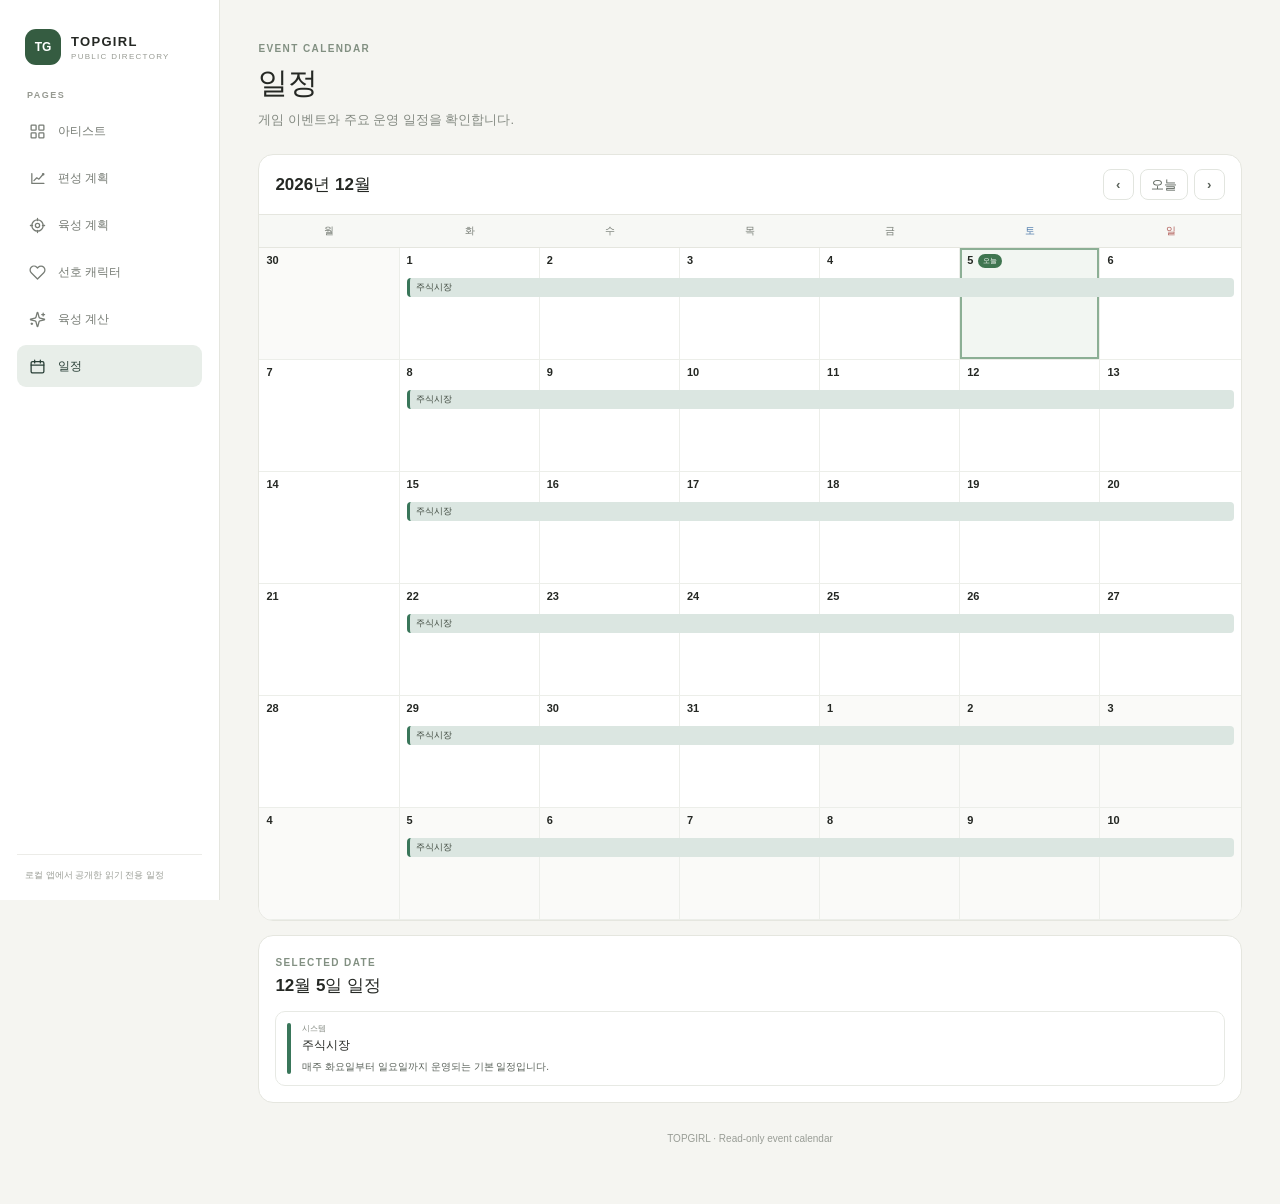
<file: calendar.html>
<!doctype html><html lang="ko"><head><meta charset="utf-8"><meta name="viewport" content="width=device-width,initial-scale=1"><meta name="theme-color" content="#f5f5f1"><link rel="icon" href="./favicon.svg" type="image/svg+xml"><title>일정 | TOPGIRL</title><link rel="stylesheet" href="./navigation.css"><link rel="stylesheet" href="./calendar.css"></head><body><div class="pages-layout"><aside class="pages-sidebar"><a class="pages-brand" href="./"><span class="pages-brand-mark">TG</span><span><b>TOPGIRL</b><small>PUBLIC DIRECTORY</small></span></a><div class="pages-nav-label">PAGES</div><nav class="pages-nav" aria-label="페이지"><a href="./"><span class="pages-nav-icon"><svg viewBox="0 0 24 24"><rect x="3" y="3" width="7" height="7" rx="1"/><rect x="14" y="3" width="7" height="7" rx="1"/><rect x="3" y="14" width="7" height="7" rx="1"/><rect x="14" y="14" width="7" height="7" rx="1"/></svg></span>아티스트</a><a href="./party-result.html"><span class="pages-nav-icon"><svg viewBox="0 0 24 24"><path d="M4 19V5M4 19h17M7 15l4-4 3 2 6-7"/><circle cx="20" cy="6" r="1"/></svg></span>편성 계획</a><a href="./growth-plan.html"><span class="pages-nav-icon"><svg viewBox="0 0 24 24"><circle cx="12" cy="12" r="8"/><circle cx="12" cy="12" r="3"/><path d="M12 2v3M22 12h-3M12 22v-3M2 12h3"/></svg></span>육성 계획</a><a href="./favorites.html"><span class="pages-nav-icon"><svg viewBox="0 0 24 24"><path d="M20.84 4.61a5.5 5.5 0 0 0-7.78 0L12 5.67l-1.06-1.06a5.5 5.5 0 0 0-7.78 7.78l1.06 1.06L12 21.23l7.78-7.78 1.06-1.06a5.5 5.5 0 0 0 0-7.78z"/></svg></span>선호 캐릭터</a><a href="./level-plan.html"><span class="pages-nav-icon"><svg viewBox="0 0 24 24"><path d="M9.937 15.5A2 2 0 0 0 8.5 14.063l-6.135-1.582a.5.5 0 0 1 0-.962L8.5 9.936A2 2 0 0 0 9.937 8.5l1.582-6.135a.5.5 0 0 1 .963 0L14.063 8.5A2 2 0 0 0 15.5 9.937l6.135 1.581a.5.5 0 0 1 0 .964L15.5 14.063a2 2 0 0 0-1.437 1.437l-1.582 6.135a.5.5 0 0 1-.963 0zM20 3v4M22 5h-4M4 17v2M5 18H3"/></svg></span>육성 계산</a><a href="./calendar.html" class="active" aria-current="page"><span class="pages-nav-icon"><svg viewBox="0 0 24 24"><rect x="3" y="5" width="18" height="16" rx="2"/><path d="M16 3v4M8 3v4M3 10h18"/></svg></span>일정</a></nav><div class="pages-sidebar-note">로컬 앱에서 공개한 읽기 전용 일정</div></aside><main class="calendar-shell"><header><span class="eyebrow">EVENT CALENDAR</span><h1>일정</h1><p>게임 이벤트와 주요 운영 일정을 확인합니다.</p></header><section class="calendar-panel"><div class="toolbar"><h2 id="month-title"></h2><div><button id="previous" aria-label="이전 달">‹</button><button id="today">오늘</button><button id="next" aria-label="다음 달">›</button></div></div><div class="weekdays"><span>월</span><span>화</span><span>수</span><span>목</span><span>금</span><span>토</span><span>일</span></div><div id="calendar" class="calendar"></div></section><section class="agenda"><span class="eyebrow">SELECTED DATE</span><h2 id="selected-title"></h2><div id="agenda-list"></div></section><footer>TOPGIRL · Read-only event calendar</footer></main></div><script src="./calendar.js" defer></script></body></html>
</file>
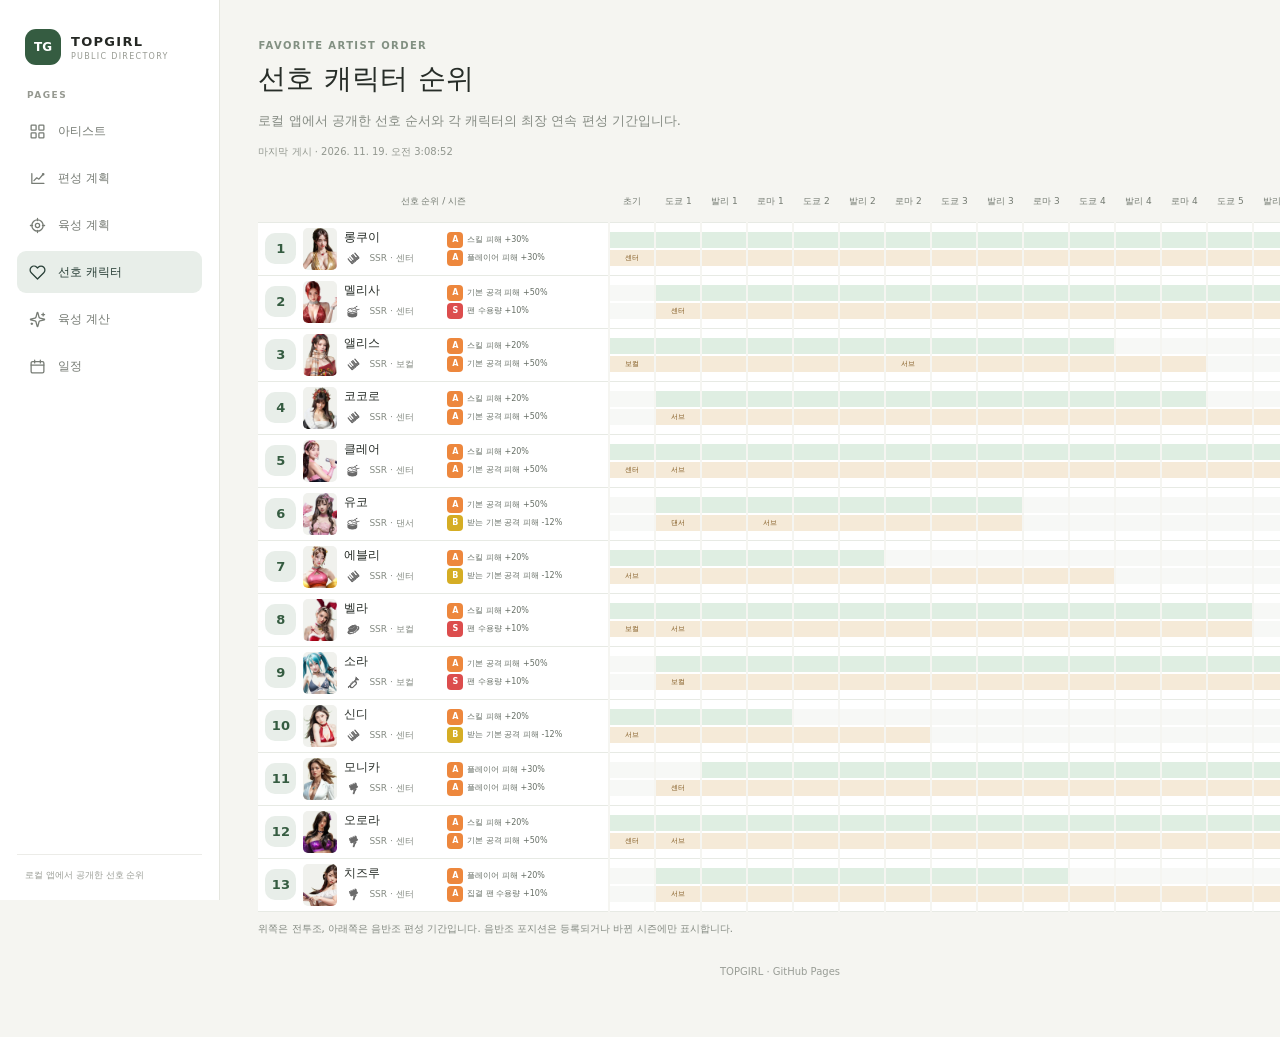
<file: favorites.html>
﻿<!doctype html>
<html lang="ko">
<head>
<meta charset="utf-8"><meta name="viewport" content="width=device-width,initial-scale=1"><meta name="theme-color" content="#f5f5f1">
<link rel="icon" href="./favicon.svg" type="image/svg+xml"><title>선호 캐릭터 순위 | TOPGIRL</title><link rel="stylesheet" href="./navigation.css">
<style>
:root{font-family:Inter,"Noto Sans KR",system-ui,sans-serif;color:#272d28;background:#f5f5f1;font-synthesis:none}*{box-sizing:border-box}body{margin:0}.wrap{max-width:1120px;margin:auto;padding:34px clamp(18px,3vw,42px) 60px}.eyebrow{color:#829082;font-size:10px;font-weight:800;letter-spacing:.14em}h1{margin:7px 0;font-size:28px}.intro{color:#858b83;font-size:13px;line-height:1.6}.stamp{margin-top:11px;color:#92978f;font-size:10px}.list{display:grid;gap:9px;margin-top:22px}.favorite-row{display:grid;grid-template-columns:38px 58px minmax(130px,1fr) minmax(180px,.8fr);align-items:center;gap:13px;padding:13px 15px;border:1px solid #e6e9e2;border-radius:13px;background:#fff}.priority{display:grid;place-items:center;width:31px;height:31px;border-radius:10px;background:#e8eee9;color:#355c41;font-weight:800;font-size:13px}.photo{width:54px;height:54px;border-radius:50%;object-fit:cover;background:#f0f1ed}.identity{min-width:0}.identity b,.identity small{display:block;overflow:hidden;text-overflow:ellipsis;white-space:nowrap}.identity b{font-size:14px}.identity small{margin-top:5px;color:#858b83;font-size:10px}.activity{justify-self:end;color:#637262;font-size:12px;font-weight:700;text-align:right}.activity small{display:block;margin-top:4px;color:#92978f;font-size:10px;font-weight:400}.empty,.error{padding:32px;border:1px solid #e6e9e2;border-radius:13px;background:#fff;color:#858b83;text-align:center;font-size:12px}.footer{margin-top:30px;color:#999d96;text-align:center;font-size:10px}.pages-nav-icon svg{display:block;width:17px;height:17px;fill:none;stroke:currentColor;stroke-width:1.8;stroke-linecap:round;stroke-linejoin:round}@media(max-width:620px){.wrap{padding:24px 14px 45px}.favorite-row{grid-template-columns:32px 45px minmax(0,1fr);gap:9px;padding:10px}.photo{width:42px;height:42px}.activity{grid-column:3;justify-self:start;text-align:left;font-size:11px}.identity{grid-column:3;grid-row:1}.priority{grid-row:1/3}.photo{grid-row:1/3}.activity{grid-row:2}}
</style>
<style>
.timeline-scroll{overflow:auto;margin-top:22px}.timeline{display:grid;grid-template-columns:minmax(210px,250px) repeat(16,minmax(44px,1fr));min-width:940px;gap:0 2px}.timeline-head,.timeline-label,.timeline-cell{min-height:42px;border-bottom:1px solid #e7eae4}.timeline-head{display:grid;place-items:center;padding:4px 1px;color:#747b72;font-size:9px;text-align:center}.timeline-label{display:flex;align-items:center;gap:7px;padding:5px 7px;background:#fff}.timeline-label .priority{flex:none}.timeline-label .photo{width:34px;height:42px;flex:none;border-radius:5px}.timeline-identity{display:grid;flex:0 1 72px;gap:3px;min-width:0}.timeline-identity>b,.timeline-identity>small{display:block;overflow:hidden;text-overflow:ellipsis;white-space:nowrap}.timeline-identity>b{font-size:12px}.timeline-identity>small{color:#858b83;font-size:9px}.timeline-skills{display:grid;flex:1 1 90px;gap:2px;min-width:0;max-height:36px;overflow:hidden;color:#666e65;font-size:8px}.timeline-skills>span{display:flex;align-items:center;gap:4px;min-width:0;line-height:16px}.timeline-skills>span:nth-child(n+3){display:none}.timeline-skills .skill-text{min-width:0;overflow:hidden;text-overflow:ellipsis;white-space:nowrap;line-height:16px}.skill-tier{display:inline-grid!important;place-items:center;align-self:center;flex:0 0 16px;min-width:16px;width:16px;height:16px;margin:0!important;padding:0!important;border-radius:4px;color:#fff;font-size:8px!important;line-height:1!important;font-weight:800}.skill-tier-s{background:#dc4d4d}.skill-tier-a{background:#ed873d}.skill-tier-b{background:#d5ad24}.skill-tier-c{background:#4e9b62}.skill-tier-d{background:#4786c5}.timeline-cell{display:grid;place-items:center;background:#fff}.timeline-cell.active{background:#cfe2d2;border-bottom-color:#fff}.timeline-cell.active.start{border-radius:8px 0 0 8px}.timeline-cell.active.end{border-radius:0 8px 8px 0}.timeline-note{margin-top:10px;color:#858b83;font-size:10px}.empty,.error{margin-top:22px}.pages-nav-icon svg{display:block;width:17px;height:17px;fill:none;stroke:currentColor;stroke-width:1.8;stroke-linecap:round;stroke-linejoin:round}
</style>
<style>
.timeline{grid-template-columns:350px repeat(16,minmax(44px,1fr));min-width:1040px}.timeline-identity{flex:0 0 96px}.timeline-identity>b,.timeline-identity>small{overflow:visible;text-overflow:clip}.timeline-identity small{display:flex;align-items:center;gap:6px;white-space:nowrap}.timeline-skills{flex-basis:148px}.timeline-genre-icon{width:19px;height:19px;flex:none;object-fit:contain;filter:brightness(0) saturate(100%) opacity(.62)}
</style>
<style>
.timeline-cell{display:grid;place-items:stretch;align-content:center;gap:2px;padding:3px 0}.timeline-cell i{display:block;height:16px;border-radius:0;background:#f7f8f6;color:transparent;font-size:7px;font-style:normal;font-weight:900;line-height:16px;text-align:center}.timeline-cell i.battle.active{background:#dfeee2;color:#28633a}.timeline-cell i.album.active{background:#f5ead8;color:#81591f}
</style>
<style>
.timeline{grid-template-columns:350px repeat(var(--favorite-season-count),minmax(44px,1fr));min-width:calc(350px + var(--favorite-season-count) * 46px)}
</style>
</head>
<body>
<div class="pages-layout">
<aside class="pages-sidebar"><a class="pages-brand" href="./"><span class="pages-brand-mark">TG</span><span><b>TOPGIRL</b><small>PUBLIC DIRECTORY</small></span></a><div class="pages-nav-label">PAGES</div><nav class="pages-nav" aria-label="페이지"><a href="./"><span class="pages-nav-icon"><svg viewBox="0 0 24 24"><rect x="3" y="3" width="7" height="7" rx="1"/><rect x="14" y="3" width="7" height="7" rx="1"/><rect x="3" y="14" width="7" height="7" rx="1"/><rect x="14" y="14" width="7" height="7" rx="1"/></svg></span>아티스트</a><a href="./party-result.html"><span class="pages-nav-icon"><svg viewBox="0 0 24 24"><path d="M4 19V5M4 19h17M7 15l4-4 3 2 6-7"/><circle cx="20" cy="6" r="1"/></svg></span>편성 계획</a><a href="./growth-plan.html"><span class="pages-nav-icon"><svg viewBox="0 0 24 24"><circle cx="12" cy="12" r="8"/><circle cx="12" cy="12" r="3"/><path d="M12 2v3M22 12h-3M12 22v-3M2 12h3"/></svg></span>육성 계획</a><a href="./favorites.html" class="active" aria-current="page"><span class="pages-nav-icon"><svg viewBox="0 0 24 24"><path d="M20.84 4.61a5.5 5.5 0 0 0-7.78 0L12 5.67l-1.06-1.06a5.5 5.5 0 0 0-7.78 7.78l1.06 1.06L12 21.23l7.78-7.78 1.06-1.06a5.5 5.5 0 0 0 0-7.78z"/></svg></span>선호 캐릭터</a><a href="./level-plan.html"><span class="pages-nav-icon"><svg viewBox="0 0 24 24"><path d="M9.937 15.5A2 2 0 0 0 8.5 14.063l-6.135-1.582a.5.5 0 0 1 0-.962L8.5 9.936A2 2 0 0 0 9.937 8.5l1.582-6.135a.5.5 0 0 1 .963 0L14.063 8.5A2 2 0 0 0 15.5 9.937l6.135 1.581a.5.5 0 0 1 0 .964L15.5 14.063a2 2 0 0 0-1.437 1.437l-1.582 6.135a.5.5 0 0 1-.963 0zM20 3v4M22 5h-4M4 17v2M5 18H3"/></svg></span>육성 계산</a><a href="./calendar.html"><span class="pages-nav-icon"><svg viewBox="0 0 24 24"><rect x="3" y="5" width="18" height="16" rx="2"/><path d="M16 3v4M8 3v4M3 10h18"/></svg></span>일정</a></nav><div class="pages-sidebar-note">로컬 앱에서 공개한 선호 순위</div></aside>
<main class="wrap"><span class="eyebrow">FAVORITE ARTIST ORDER</span><h1>선호 캐릭터 순위</h1><p class="intro">로컬 앱에서 공개한 선호 순서와 각 캐릭터의 최장 연속 편성 기간입니다.</p><div id="stamp" class="stamp"></div><section id="list" class="list" aria-live="polite"><div class="empty">선호 순위를 불러오는 중…</div></section><footer class="footer">TOPGIRL · GitHub Pages</footer></main>
</div>
<script>
async function loadFavorites(){const list=document.getElementById("list"),stamp=document.getElementById("stamp");try{const response=await fetch("./favorites.json?v="+Date.now(),{cache:"no-store"});if(!response.ok)throw new Error();const data=await response.json();list.replaceChildren();if(!data.updatedAt){list.className="empty";list.textContent="아직 공개된 선호 순위가 없습니다. 로컬 앱의 선호 캐릭터 화면에서 공개 게시를 진행해주세요.";return}stamp.textContent="마지막 게시 · "+new Date(data.updatedAt).toLocaleString("ko-KR",{timeZone:"Asia/Seoul"});if(!data.artists?.length){list.className="empty";list.textContent="공개된 선호 캐릭터가 없습니다.";return}list.className="timeline-scroll";const chart=document.createElement("div");chart.className="timeline";const corner=document.createElement("div");corner.className="timeline-head";corner.textContent="선호 순위 / 시즌";chart.append(corner);const seasons=data.seasons||["초기",...Array.from({length:5},(_,i)=>["서울 "+(i+1),"발리 "+(i+1),"로마 "+(i+1)]).flat()];seasons.forEach((season,index)=>{const head=document.createElement("div");head.className="timeline-head";head.textContent=season;head.title=season;chart.append(head)});for(const artist of data.artists.slice().sort((a,b)=>a.priority-b.priority)){const label=document.createElement("div");label.className="timeline-label";const priority=document.createElement("span");priority.className="priority";priority.textContent=String(artist.priority);const image=document.createElement("img");image.className="photo";image.alt="";image.src="./"+artist.localImageFile.split("/").map(encodeURIComponent).join("/");const identity=document.createElement("span");identity.className="timeline-identity";const name=document.createElement("b");name.textContent=artist.nameKo;const meta=document.createElement("small");meta.textContent=[artist.rank,artist.role].join(" · ");identity.append(name,meta);label.append(priority,image,identity);chart.append(label);const active=new Set(artist.activeSeasons||[]);if(!artist.activeSeasons&&artist.seasonCount){const start=seasons.indexOf(artist.startSeason);for(let i=start;i<start+artist.seasonCount;i++)active.add(i)}seasons.forEach((season,index)=>{const cell=document.createElement("span");cell.className="timeline-cell"+(active.has(index)?" active":"")+(active.has(index)&&!active.has(index-1)?" start":"")+(active.has(index)&&!active.has(index+1)?" end":"");cell.title=season+(active.has(index)?" · 편성":" · 미편성");chart.append(cell)})}list.append(chart);const note=document.createElement("div");note.className="timeline-note";note.textContent="색칠된 시즌 칸이 파티 편성 기간입니다. 가로로 밀어 전체 시즌을 확인할 수 있습니다.";list.append(note)}catch{list.className="error";list.textContent="선호 순위를 불러오지 못했습니다."}}
</script>
<script>
const favoriteGenreIcons={"Hip Hop":"hip-hop.png","R&B":"r-and-b.png",Rock:"rock.png",Pop:"pop.png",EDM:"edm.png"};
const favoriteList=document.getElementById("list");
const genreObserver=new MutationObserver(async()=>{const labels=[...favoriteList.querySelectorAll(".timeline-label")];if(!labels.length)return;genreObserver.disconnect();try{const response=await fetch("./favorites.json?genre="+Date.now(),{cache:"no-store"});const data=await response.json();const artists=(data.artists||[]).slice().sort((a,b)=>a.priority-b.priority);labels.forEach((label,index)=>{const artist=artists[index],meta=label.querySelector("small"),file=favoriteGenreIcons[artist?.genre];if(!meta||!file)return;const icon=document.createElement("img");icon.className="timeline-genre-icon";icon.src="./images/genres/"+file;icon.alt=artist.genre;icon.title=artist.genre;meta.prepend(icon)})}catch{}});
genreObserver.observe(favoriteList,{childList:true,subtree:true});
</script>
<script src="./favorites.js" defer></script>
</body>
</html>
</file>
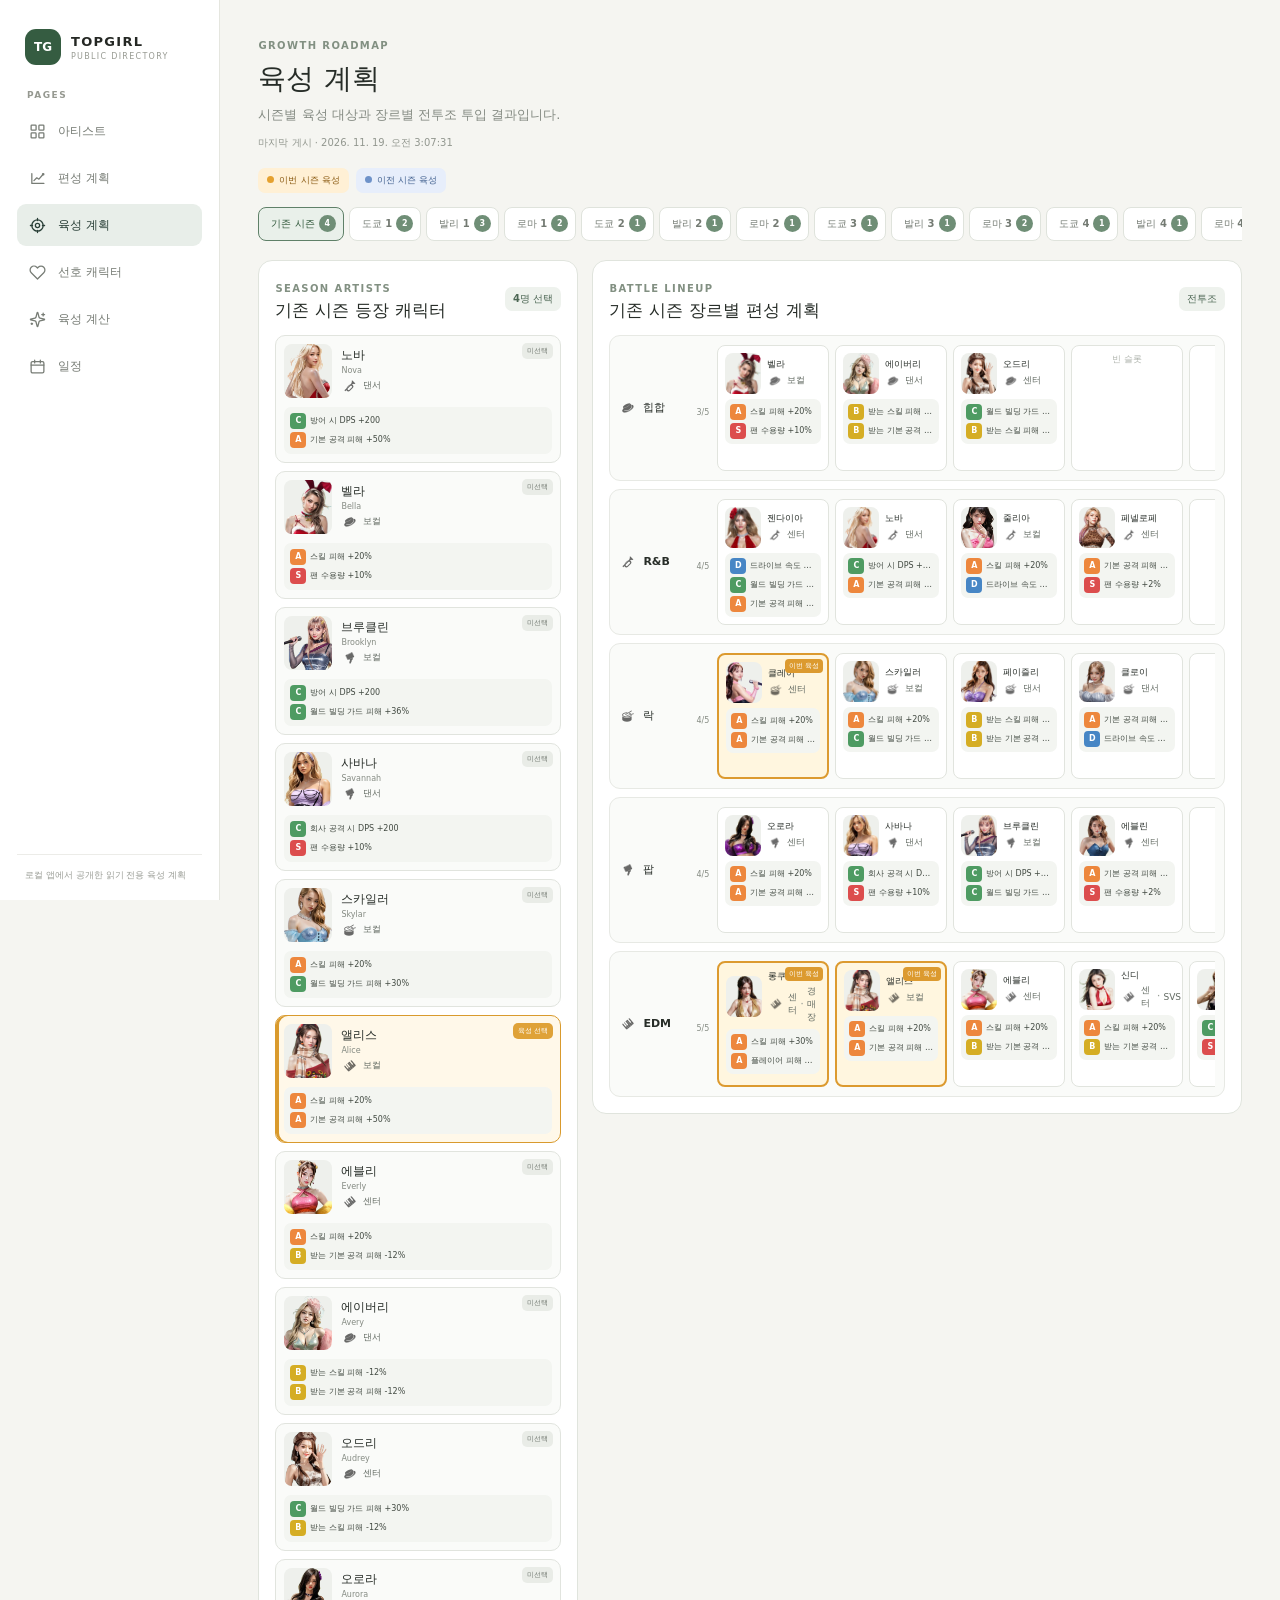
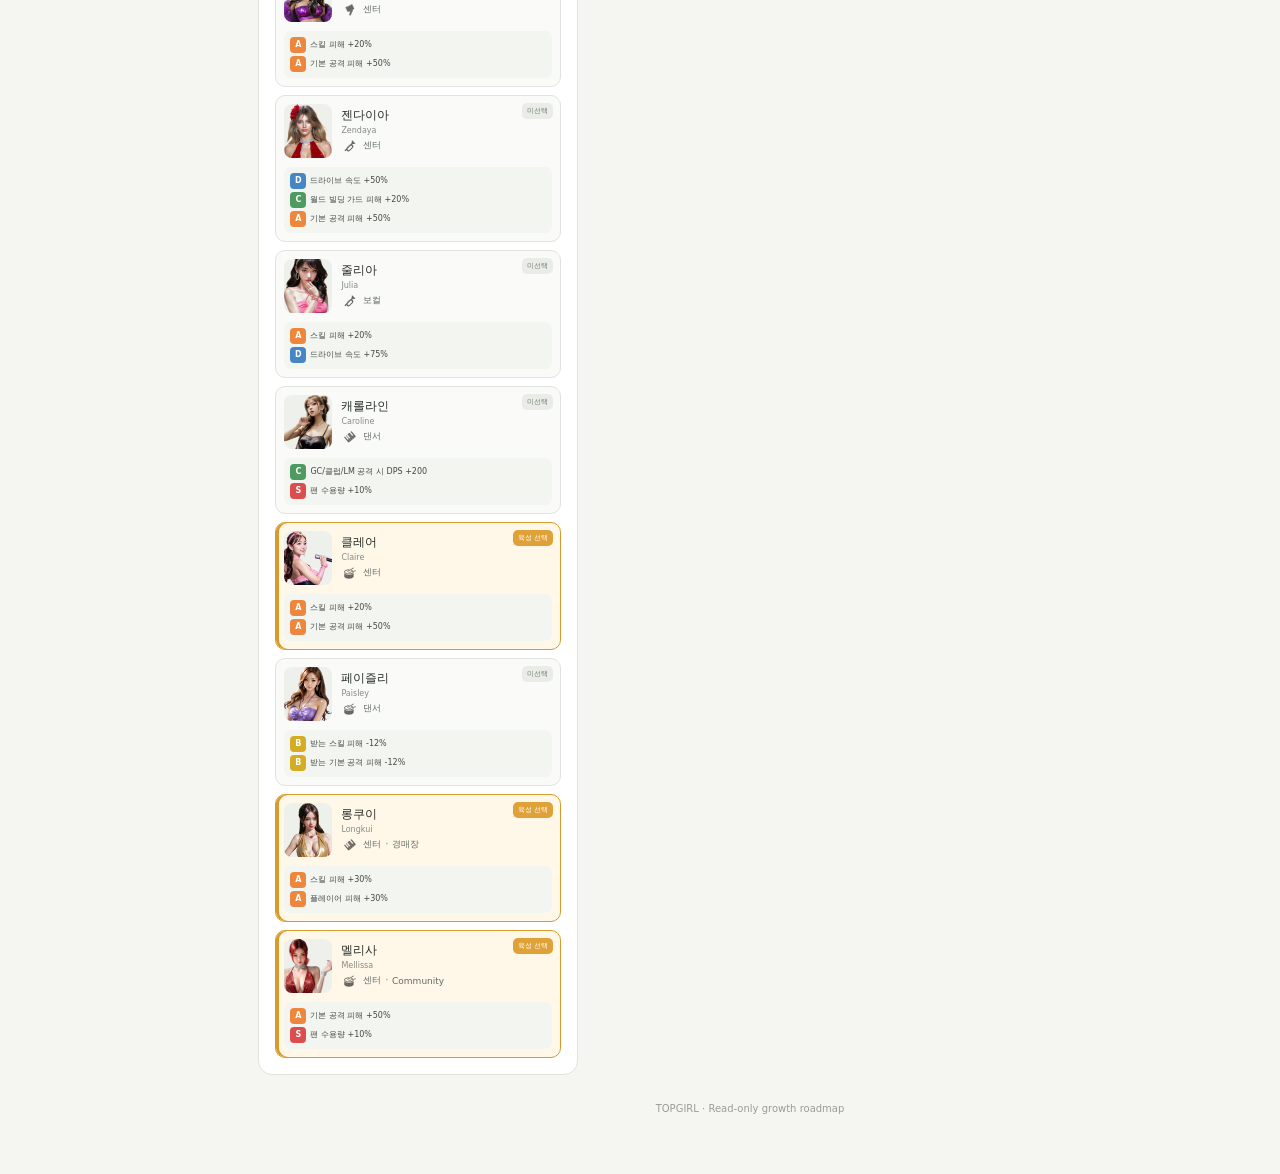
<file: growth-plan.html>
<!doctype html><html lang="ko"><head><meta charset="utf-8"><meta name="viewport" content="width=device-width,initial-scale=1"><meta name="theme-color" content="#f5f5f1"><link rel="icon" href="./favicon.svg" type="image/svg+xml"><title>육성 계획 | TOPGIRL</title><link rel="stylesheet" href="./navigation.css"><link rel="stylesheet" href="./growth-plan.css?v=20261109-5"></head><body><div class="pages-layout"><aside class="pages-sidebar"><a class="pages-brand" href="./"><span class="pages-brand-mark">TG</span><span><b>TOPGIRL</b><small>PUBLIC DIRECTORY</small></span></a><div class="pages-nav-label">PAGES</div><nav class="pages-nav" aria-label="페이지"><a href="./"><span class="pages-nav-icon"><svg viewBox="0 0 24 24"><rect x="3" y="3" width="7" height="7" rx="1"/><rect x="14" y="3" width="7" height="7" rx="1"/><rect x="3" y="14" width="7" height="7" rx="1"/><rect x="14" y="14" width="7" height="7" rx="1"/></svg></span>아티스트</a><a href="./party-result.html"><span class="pages-nav-icon"><svg viewBox="0 0 24 24"><path d="M4 19V5M4 19h17M7 15l4-4 3 2 6-7"/><circle cx="20" cy="6" r="1"/></svg></span>편성 계획</a><a href="./growth-plan.html" class="active" aria-current="page"><span class="pages-nav-icon"><svg viewBox="0 0 24 24"><circle cx="12" cy="12" r="8"/><circle cx="12" cy="12" r="3"/><path d="M12 2v3M22 12h-3M12 22v-3M2 12h3"/></svg></span>육성 계획</a><a href="./favorites.html"><span class="pages-nav-icon"><svg viewBox="0 0 24 24"><path d="M20.84 4.61a5.5 5.5 0 0 0-7.78 0L12 5.67l-1.06-1.06a5.5 5.5 0 0 0-7.78 7.78l1.06 1.06L12 21.23l7.78-7.78 1.06-1.06a5.5 5.5 0 0 0 0-7.78z"/></svg></span>선호 캐릭터</a><a href="./level-plan.html"><span class="pages-nav-icon"><svg viewBox="0 0 24 24"><path d="M9.937 15.5A2 2 0 0 0 8.5 14.063l-6.135-1.582a.5.5 0 0 1 0-.962L8.5 9.936A2 2 0 0 0 9.937 8.5l1.582-6.135a.5.5 0 0 1 .963 0L14.063 8.5A2 2 0 0 0 15.5 9.937l6.135 1.581a.5.5 0 0 1 0 .964L15.5 14.063a2 2 0 0 0-1.437 1.437l-1.582 6.135a.5.5 0 0 1-.963 0zM20 3v4M22 5h-4M4 17v2M5 18H3"/></svg></span>육성 계산</a><a href="./calendar.html"><span class="pages-nav-icon"><svg viewBox="0 0 24 24"><rect x="3" y="5" width="18" height="16" rx="2"/><path d="M16 3v4M8 3v4M3 10h18"/></svg></span>일정</a></nav><div class="pages-sidebar-note">로컬 앱에서 공개한 읽기 전용 육성 계획</div></aside><main class="growth-shell"><header><span class="eyebrow">GROWTH ROADMAP</span><h1>육성 계획</h1><p>시즌별 육성 대상과 장르별 전투조 투입 결과입니다.</p><small id="updated">불러오는 중…</small></header><div class="legend"><span class="current">이번 시즌 육성</span><span class="previous">이전 시즌 육성</span></div><nav id="season-tabs" class="season-tabs" aria-label="육성 시즌"></nav><section id="app" aria-live="polite"><div class="empty">육성 계획을 불러오는 중…</div></section><footer>TOPGIRL · Read-only growth roadmap</footer></main></div><script src="./growth-plan.js?v=20261109-5" defer></script></body></html>
</file>
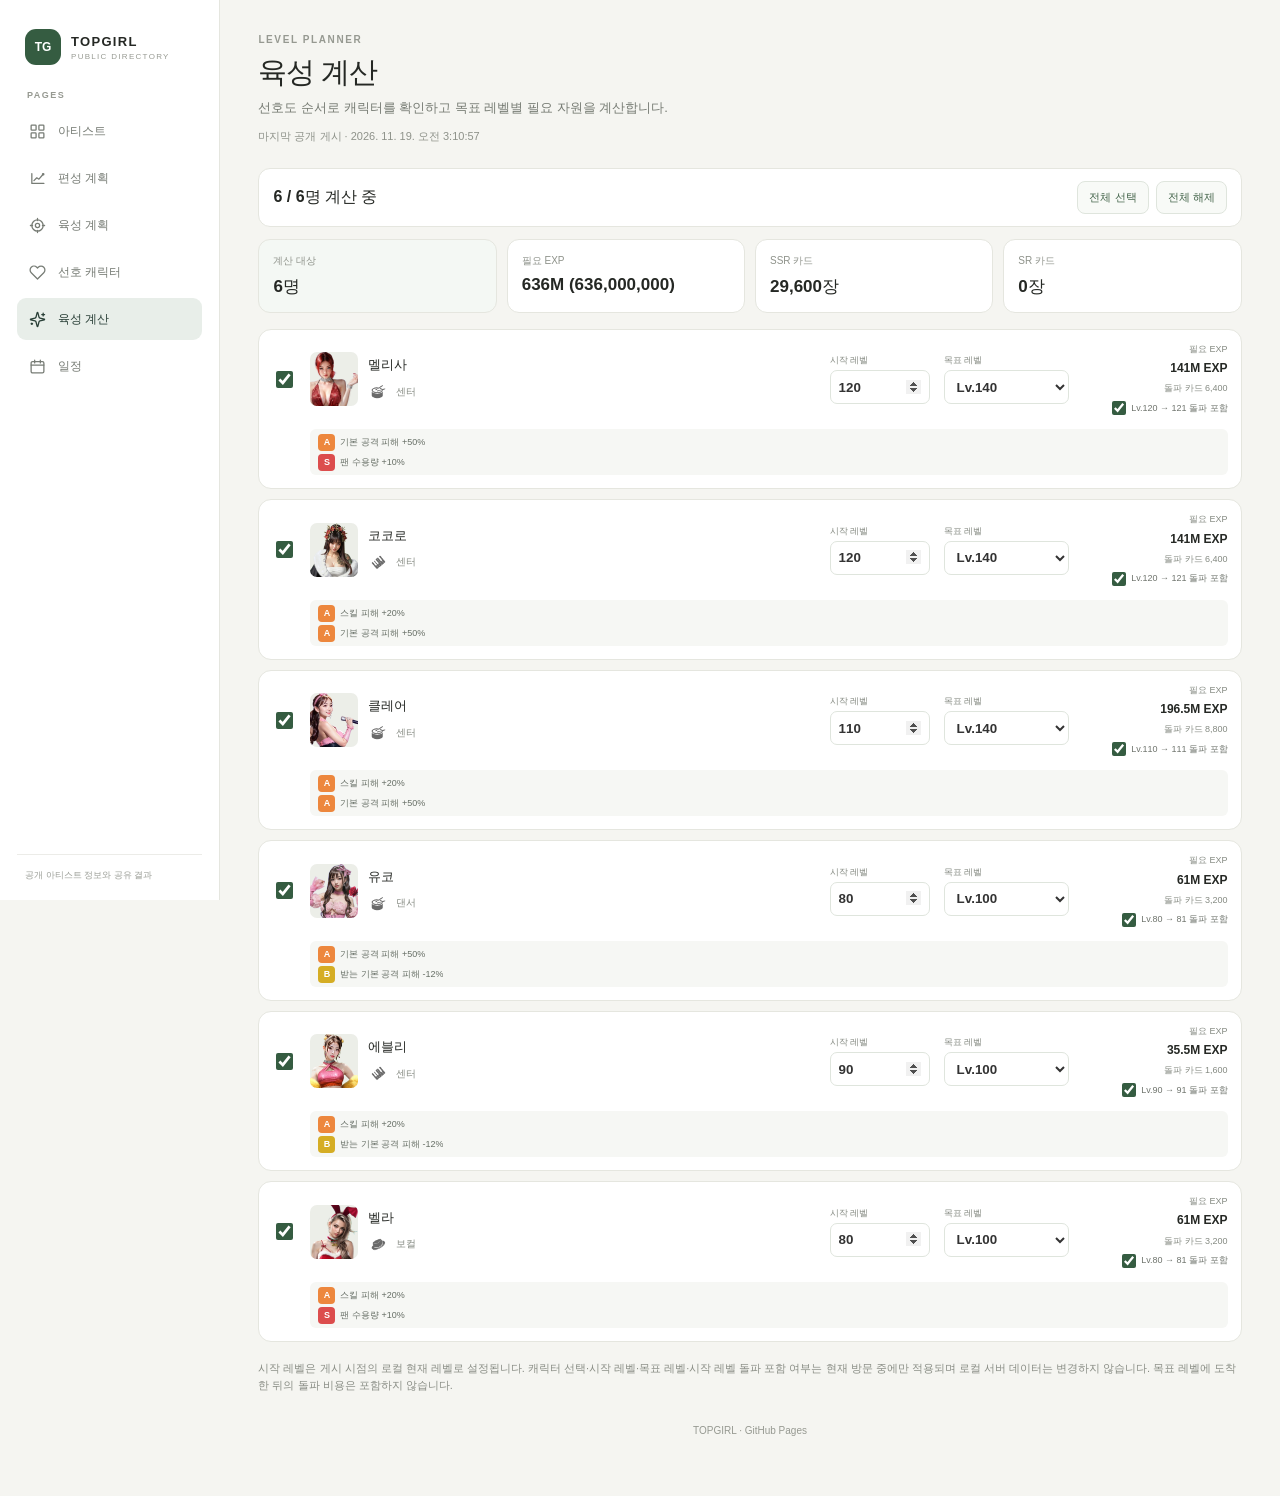
<file: level-plan.html>
<!doctype html>
<html lang="ko">
<head>
  <meta charset="utf-8">
  <meta name="viewport" content="width=device-width, initial-scale=1">
  <meta name="theme-color" content="#f5f5f1">
  <link rel="icon" href="./favicon.svg" type="image/svg+xml">
  <title>TOPGIRL · 육성 계산</title>
  <link rel="stylesheet" href="./navigation.css">
  <style>
    :root{font-family:Arial,"Malgun Gothic","Apple SD Gothic Neo",sans-serif;color:#252824;background:#f5f5f1;font-synthesis:none}*{box-sizing:border-box}body{margin:0}.shell{max-width:1050px;margin:auto;padding:0 26px 60px}.topbar{height:70px;display:flex;align-items:center;justify-content:space-between;border-bottom:1px solid #e5e6df}.brand{display:flex;gap:10px;align-items:center;color:inherit;text-decoration:none}.mark{display:grid;place-items:center;width:36px;height:36px;border-radius:11px;background:#355c41;color:white;font-weight:800}.brand b,.brand small{display:block}.brand b{font-size:14px;letter-spacing:1.5px}.brand small{font-size:9px;color:#989b93;letter-spacing:1.5px;margin-top:2px}.back{color:#55745b;font-size:12px;text-decoration:none}.heading{padding:34px 0 24px}.eyebrow{color:#969991;font-size:10px;font-weight:700;letter-spacing:1.6px}h1{font-size:29px;letter-spacing:-1px;margin:8px 0 6px}.sub{color:#777c74;font-size:13px;margin:0}.stamp{color:#8e928a;font-size:11px;margin-top:12px}.summary{display:grid;grid-template-columns:repeat(auto-fit,minmax(160px,1fr));gap:10px;margin-bottom:16px}.total{background:white;border:1px solid #e5e6df;border-radius:12px;padding:14px}.total small,.total b{display:block}.total small{font-size:10px;color:#8e928a}.total b{font-size:18px;margin-top:7px}.list{display:grid;gap:10px}.row{display:grid;grid-template-columns:minmax(190px,1.2fr) minmax(115px,.7fr) minmax(135px,.8fr) minmax(110px,.6fr);gap:12px;align-items:center;background:white;border:1px solid #e5e6df;border-radius:13px;padding:13px}.identity{display:flex;align-items:center;gap:10px;min-width:0}.portrait{width:48px;height:48px;flex:none;border-radius:50%;object-fit:cover;background:#eceee8}.name{min-width:0}.name b,.name small{display:block}.name b{font-size:13px}.name small{font-size:10px;color:#858a82;margin-top:4px}.levels small,.resource small{display:block;color:#858a82;font-size:9px}.levels b,.resource b{display:block;font-size:12px;margin-top:5px}.resource{text-align:right}.empty,.error{padding:30px;background:white;border:1px solid #e5e6df;border-radius:12px;color:#777;text-align:center}.note{color:#898d85;font-size:11px;line-height:1.6;margin-top:18px}.footer{color:#969991;font-size:10px;text-align:center;margin-top:30px}@media(max-width:680px){.shell{padding:0 15px 45px}.row{grid-template-columns:minmax(0,1fr) auto;gap:11px}.identity{grid-column:1/-1}.resource{text-align:left}.levels small,.resource small{font-size:10px}.levels b,.resource b{font-size:13px}}
  </style>
  <style>
    .shell{width:min(1120px,100%);max-width:none;padding-top:34px}.heading{padding-top:0}.summary{grid-template-columns:repeat(4,minmax(0,1fr))}.total{min-width:0}.total b{overflow-wrap:anywhere;font-size:17px}.row{grid-template-columns:24px minmax(220px,1fr) 100px 125px 145px;align-items:center;min-height:78px;gap:14px}.portrait{height:54px;border-radius:7px}.name small{display:flex;align-items:center;gap:7px;white-space:nowrap}.exp-bonus{color:#a45d18;font-weight:800}.genre{display:inline-flex;align-items:center}.genre img{width:21px;height:21px;filter:brightness(0) saturate(100%) opacity(.62)}.levels,.resource{min-width:0}.levels small,.levels b,.resource small,.resource b{line-height:1.35}.target-select{height:34px}.resource{text-align:right}
    @media(max-width:800px){.summary{grid-template-columns:repeat(2,minmax(0,1fr))}.row{grid-template-columns:22px minmax(0,1fr) 95px 120px}.resource{grid-column:2/5;display:grid;grid-template-columns:auto auto 1fr;align-items:center;gap:8px;text-align:left}.resource b,.resource small{margin:0}.resource .fixed-promotion{text-align:right}}
    @media(max-width:580px){.shell{padding-top:24px}.row{grid-template-columns:22px minmax(0,1fr) 108px;gap:10px}.row .identity{grid-column:2/4}.row .levels.current{grid-column:2}.row .levels.target{grid-column:3}.row .resource{grid-column:2/4;grid-template-columns:auto auto}.resource .fixed-promotion{grid-column:1/-1;text-align:left}.portrait{width:42px;height:48px}}
  </style>
  <style>
    .controls{display:flex;align-items:center;justify-content:space-between;gap:12px;margin:0 0 12px;padding:12px 14px;background:#fff;border:1px solid #e5e6df;border-radius:12px}.control-actions{display:flex;gap:7px}.control-actions button{border:1px solid #dfe5dd;border-radius:8px;background:#f8faf7;padding:8px 11px;color:#426349;font-size:11px;font-weight:700}.row{grid-template-columns:24px minmax(180px,1.2fr) minmax(90px,.55fr) minmax(125px,.7fr) minmax(120px,.7fr)}.row-check{width:17px;height:17px;accent-color:#355c41}.genre{display:inline-flex;align-items:center;gap:4px}.genre img{width:18px;height:18px;object-fit:contain}.target-select,.level-input{margin-top:4px;width:100%;min-height:34px;border:1px solid #dfe5dd;border-radius:7px;background:#fff;padding:0 8px;color:#333;font-weight:700}.level-input{appearance:textfield}.level-input::-webkit-inner-spin-button{opacity:1}.fixed-promotion{display:block;margin-top:6px;color:#858a82;font-size:9px}.row[aria-disabled="true"]{opacity:.52}.row[aria-disabled="true"] .target-select,.row[aria-disabled="true"] .level-input{opacity:.75}.summary .total:first-child{background:#f4f8f4}@media(max-width:680px){.controls{align-items:flex-start;flex-direction:column}.control-actions{width:100%}.control-actions button{flex:1}.row{grid-template-columns:22px minmax(0,1fr) auto;gap:11px}.row .identity{grid-column:auto}.row .levels.current{grid-column:2}.row .levels.target{grid-column:3}.row .resource{grid-column:2/4;text-align:left}}
  </style>
  <style>
    .row{grid-template-columns:24px minmax(220px,1fr) 100px 125px 145px;align-items:center;min-height:78px;gap:14px}.genre img{width:21px;height:21px}.resource{text-align:right}
    @media(max-width:800px){.row{grid-template-columns:22px minmax(0,1fr) 95px 120px}.row .identity{grid-column:auto}.row .levels.current{grid-column:auto}.row .levels.target{grid-column:auto}.row .resource{grid-column:2/5;display:grid;grid-template-columns:auto auto 1fr;align-items:center;gap:8px;text-align:left}.resource b,.resource small{margin:0}.resource .fixed-promotion{text-align:right}}
    @media(max-width:580px){.row{grid-template-columns:22px minmax(0,1fr) 108px;gap:10px}.row .identity{grid-column:2/4}.row .levels.current{grid-column:2}.row .levels.target{grid-column:3}.row .resource{grid-column:2/4;grid-template-columns:auto auto}.resource .fixed-promotion{grid-column:1/-1;text-align:left}}
    .row{min-height:78px}.name{display:grid;gap:3px}.level-skills{grid-column:2/-1;display:grid;grid-template-columns:1fr;grid-auto-rows:17px;gap:3px;height:46px;padding:5px 8px;border-radius:6px;background:#f6f7f4;color:#666e65;font-size:9px;overflow:hidden}.level-skills>span{display:flex;align-items:center;gap:5px;min-width:0;line-height:17px}.level-skills>span:nth-child(n+3){display:none}.level-skills .skill-text{min-width:0;overflow:hidden;text-overflow:ellipsis;white-space:nowrap;line-height:17px}.skill-tier{display:inline-grid!important;place-items:center;align-self:center;flex:0 0 17px;min-width:17px;width:17px;height:17px;margin:0!important;padding:0!important;border-radius:4px;color:#fff;font-size:9px!important;line-height:1!important;font-weight:800}.skill-tier-s{background:#dc4d4d}.skill-tier-a{background:#ed873d}.skill-tier-b{background:#d5ad24}.skill-tier-c{background:#4e9b62}.skill-tier-d{background:#4786c5}@media(max-width:580px){.level-skills{grid-column:2/4}}
  </style>
  <style>
    .promotion-toggle{display:flex;justify-content:flex-end;align-items:center;gap:5px;margin-top:7px;color:#6f746d;font-size:9px;cursor:pointer}.promotion-toggle input{width:14px;height:14px;margin:0;accent-color:#355c41}.row[aria-disabled="true"] .promotion-toggle{pointer-events:none}@media(max-width:800px){.promotion-toggle{justify-content:flex-start}}
  </style>
</head>
<body>
  <div class="pages-layout">
    <aside class="pages-sidebar"><a class="pages-brand" href="./"><span class="pages-brand-mark">TG</span><span><b>TOPGIRL</b><small>PUBLIC DIRECTORY</small></span></a><div class="pages-nav-label">PAGES</div><nav class="pages-nav" aria-label="페이지"><a href="./"><span class="pages-nav-icon"><svg viewBox="0 0 24 24"><rect x="3" y="3" width="7" height="7" rx="1"/><rect x="14" y="3" width="7" height="7" rx="1"/><rect x="3" y="14" width="7" height="7" rx="1"/><rect x="14" y="14" width="7" height="7" rx="1"/></svg></span>아티스트</a><a href="./party-result.html"><span class="pages-nav-icon"><svg viewBox="0 0 24 24"><path d="M4 19V5M4 19h17M7 15l4-4 3 2 6-7"/><circle cx="20" cy="6" r="1"/></svg></span>편성 계획</a><a href="./growth-plan.html"><span class="pages-nav-icon"><svg viewBox="0 0 24 24"><circle cx="12" cy="12" r="8"/><circle cx="12" cy="12" r="3"/><path d="M12 2v3M22 12h-3M12 22v-3M2 12h3"/></svg></span>육성 계획</a><a href="./favorites.html"><span class="pages-nav-icon"><svg viewBox="0 0 24 24"><path d="M20.84 4.61a5.5 5.5 0 0 0-7.78 0L12 5.67l-1.06-1.06a5.5 5.5 0 0 0-7.78 7.78l1.06 1.06L12 21.23l7.78-7.78 1.06-1.06a5.5 5.5 0 0 0 0-7.78z"/></svg></span>선호 캐릭터</a><a href="./level-plan.html" class="active" aria-current="page"><span class="pages-nav-icon"><svg viewBox="0 0 24 24"><path d="M9.937 15.5A2 2 0 0 0 8.5 14.063l-6.135-1.582a.5.5 0 0 1 0-.962L8.5 9.936A2 2 0 0 0 9.937 8.5l1.582-6.135a.5.5 0 0 1 .963 0L14.063 8.5A2 2 0 0 0 15.5 9.937l6.135 1.581a.5.5 0 0 1 0 .964L15.5 14.063a2 2 0 0 0-1.437 1.437l-1.582 6.135a.5.5 0 0 1-.963 0zM20 3v4M22 5h-4M4 17v2M5 18H3"/></svg></span>육성 계산</a><a href="./calendar.html"><span class="pages-nav-icon"><svg viewBox="0 0 24 24"><rect x="3" y="5" width="18" height="16" rx="2"/><path d="M16 3v4M8 3v4M3 10h18"/></svg></span>일정</a></nav><div class="pages-sidebar-note">공개 아티스트 정보와 공유 결과</div></aside>
  <main class="shell">
    <section class="heading"><div class="eyebrow">LEVEL PLANNER</div><h1>육성 계산</h1><p class="sub">선호도 순서로 캐릭터를 확인하고 목표 레벨별 필요 자원을 계산합니다.</p><div class="stamp" id="stamp">계산 정보를 불러오는 중…</div></section>
    <section class="controls" id="controls" hidden><b id="selection-count">계산할 캐릭터 선택</b><div class="control-actions"><button type="button" id="select-all">전체 선택</button><button type="button" id="select-none">전체 해제</button></div></section>
    <section class="summary" id="summary"></section>
    <section class="list" id="list"></section>
    <p class="note">시작 레벨은 게시 시점의 로컬 현재 레벨로 설정됩니다. 캐릭터 선택·시작 레벨·목표 레벨·시작 레벨 돌파 포함 여부는 현재 방문 중에만 적용되며 로컬 서버 데이터는 변경하지 않습니다. 목표 레벨에 도착한 뒤의 돌파 비용은 포함하지 않습니다.</p>
    <footer class="footer">TOPGIRL · GitHub Pages</footer>
  </main>
  </div>
  <script src="./level-plan.js" defer></script>
</body>
</html>
</file>
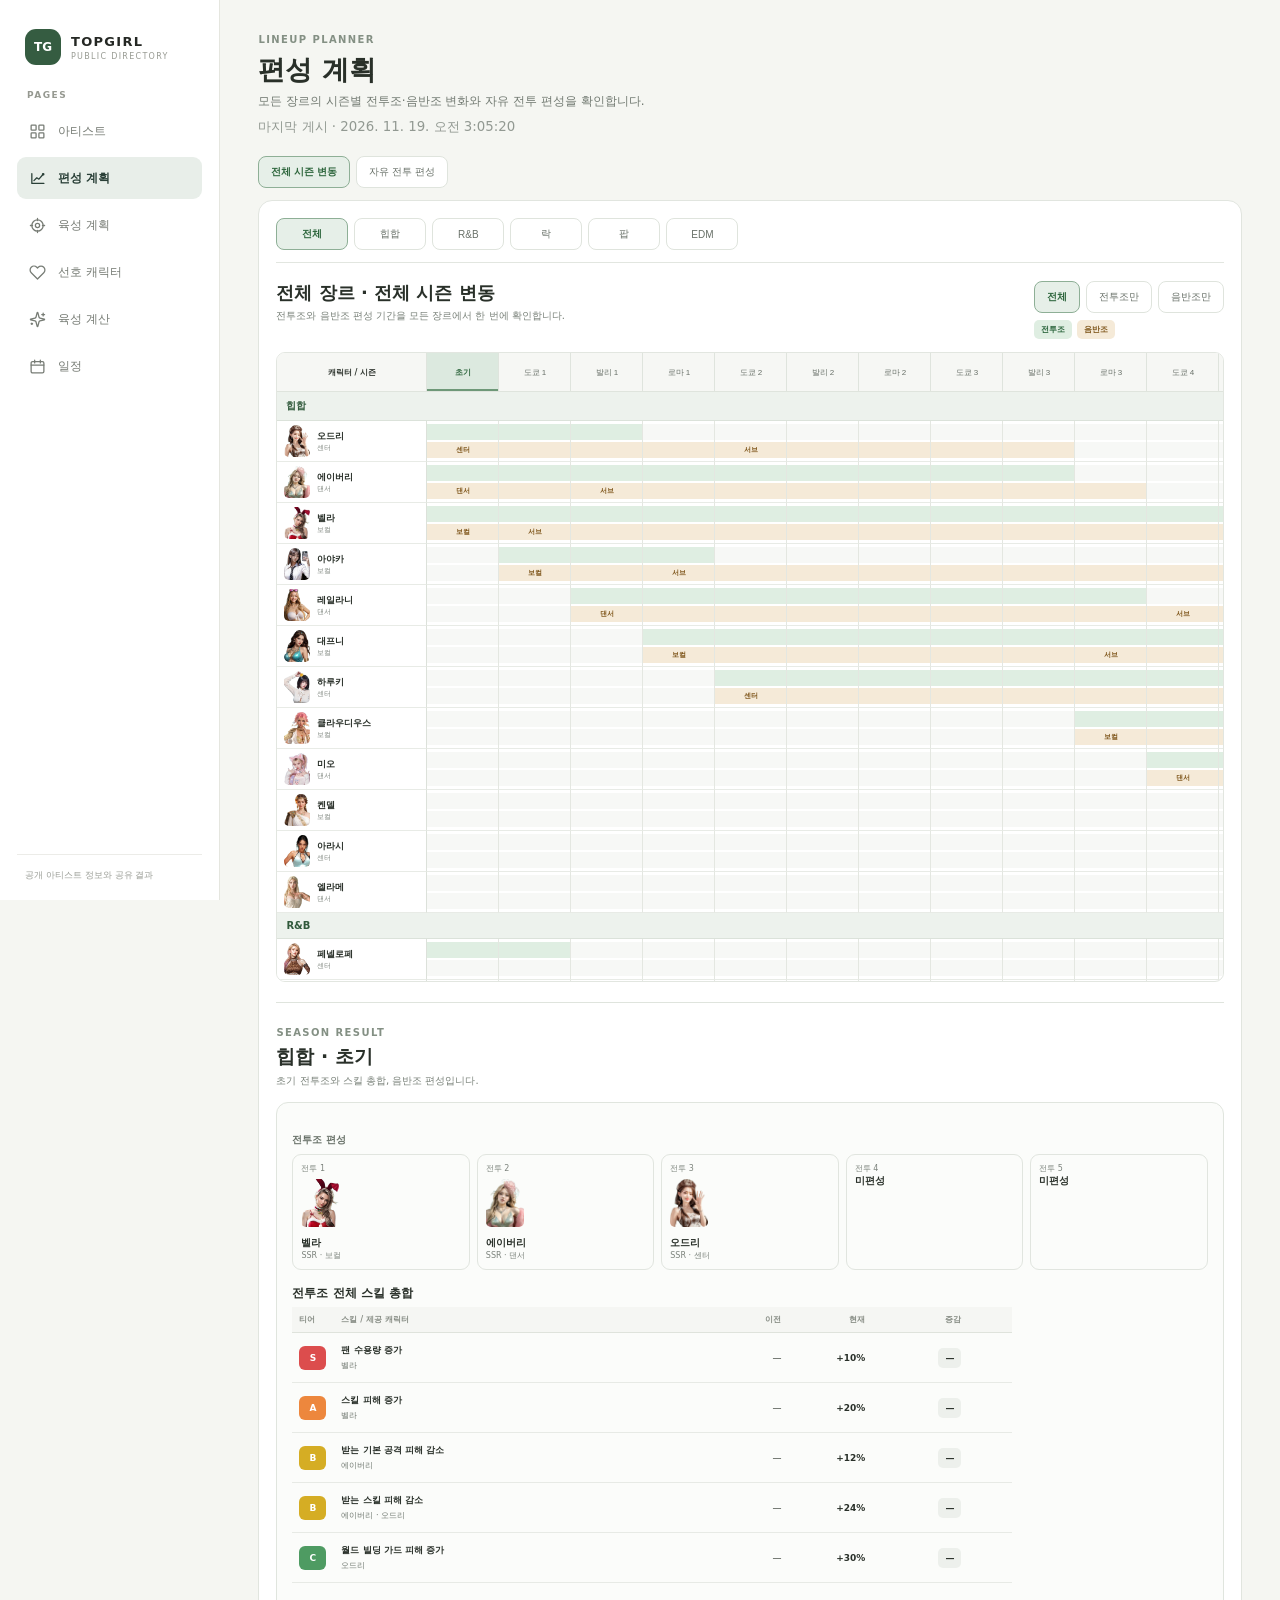
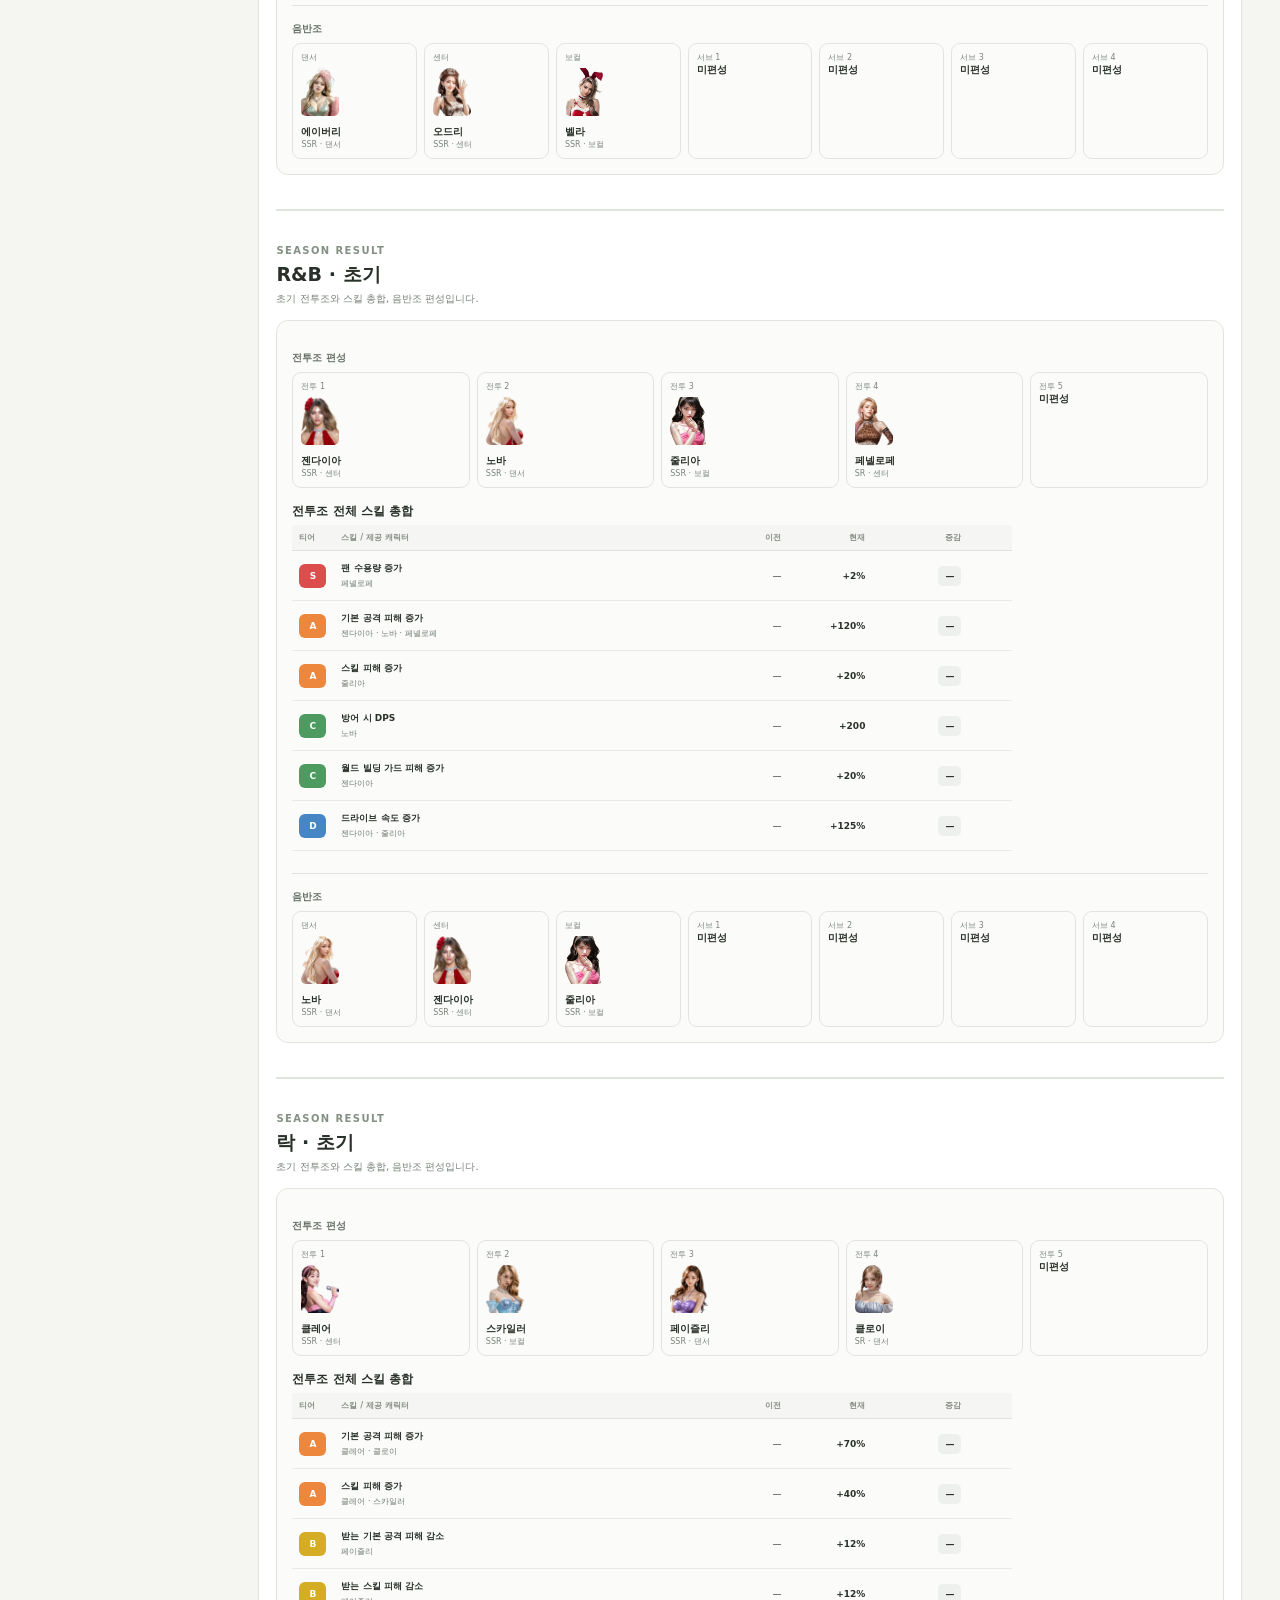
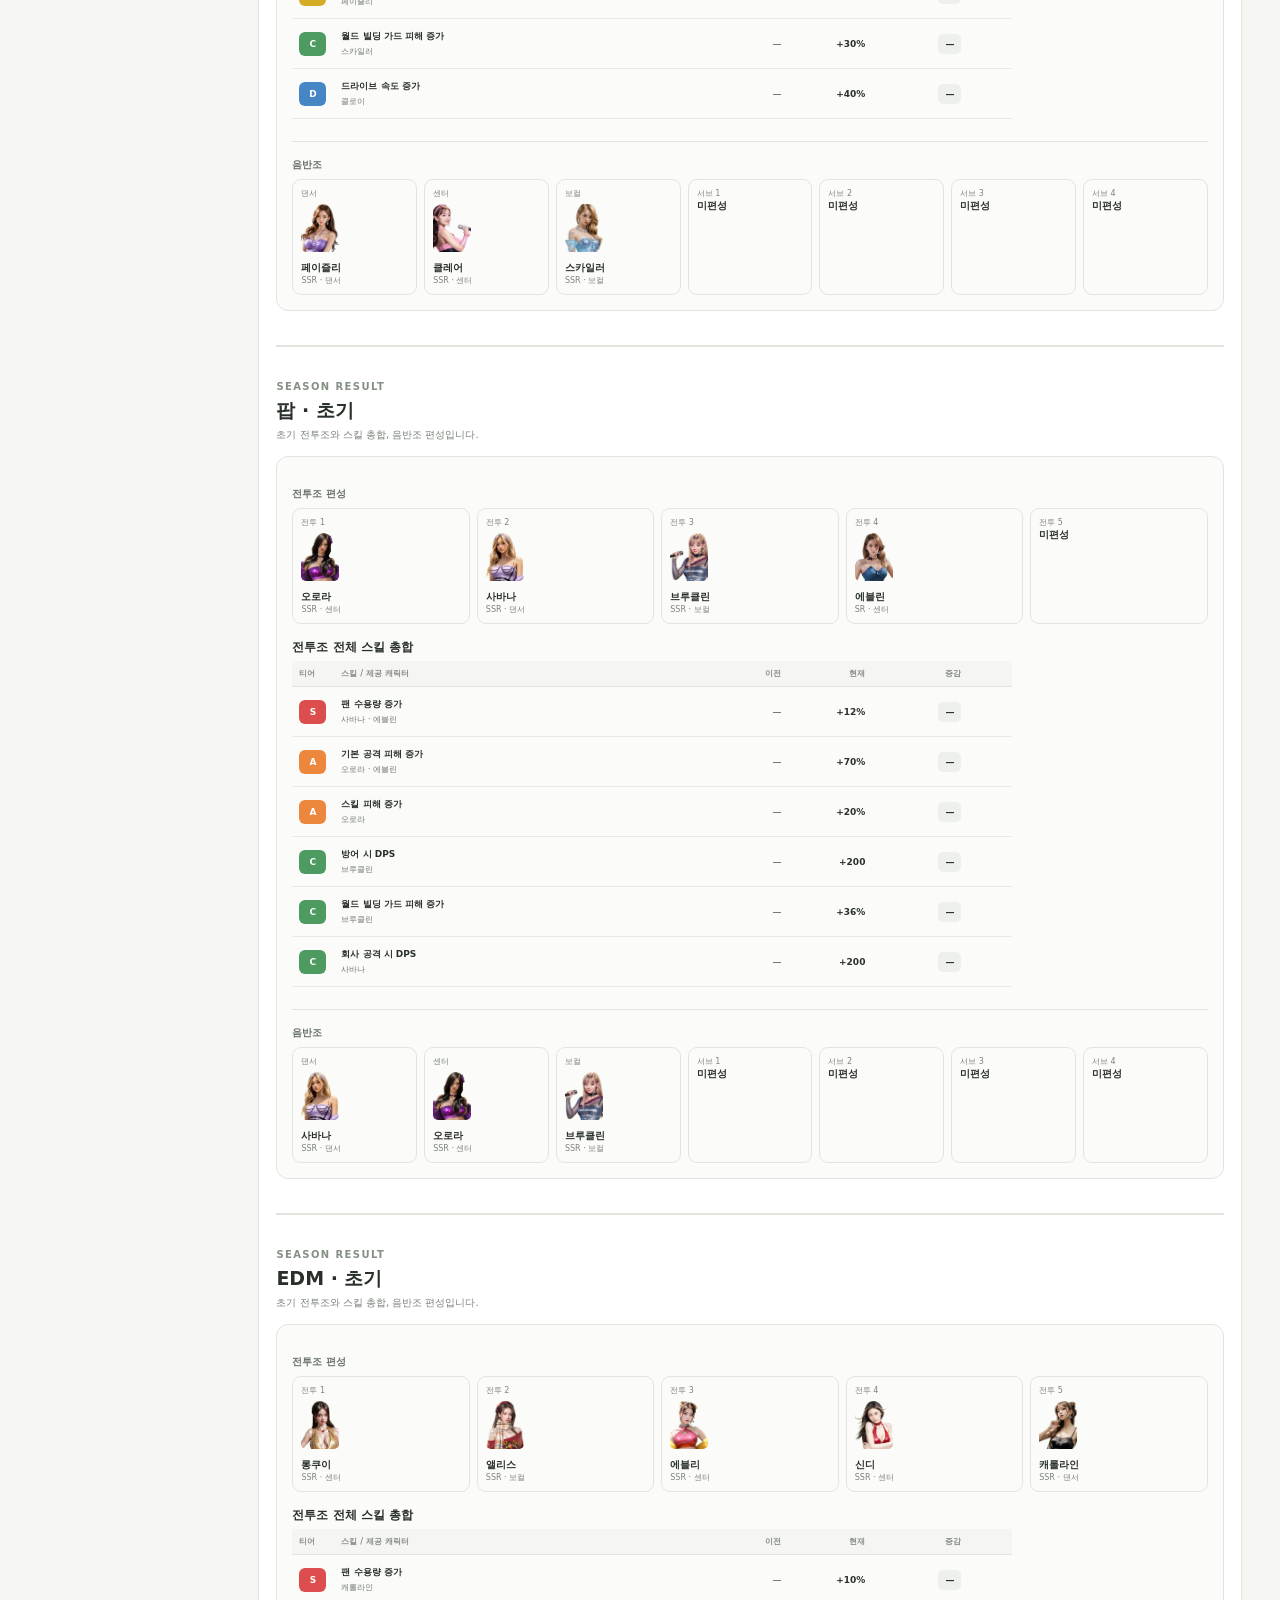
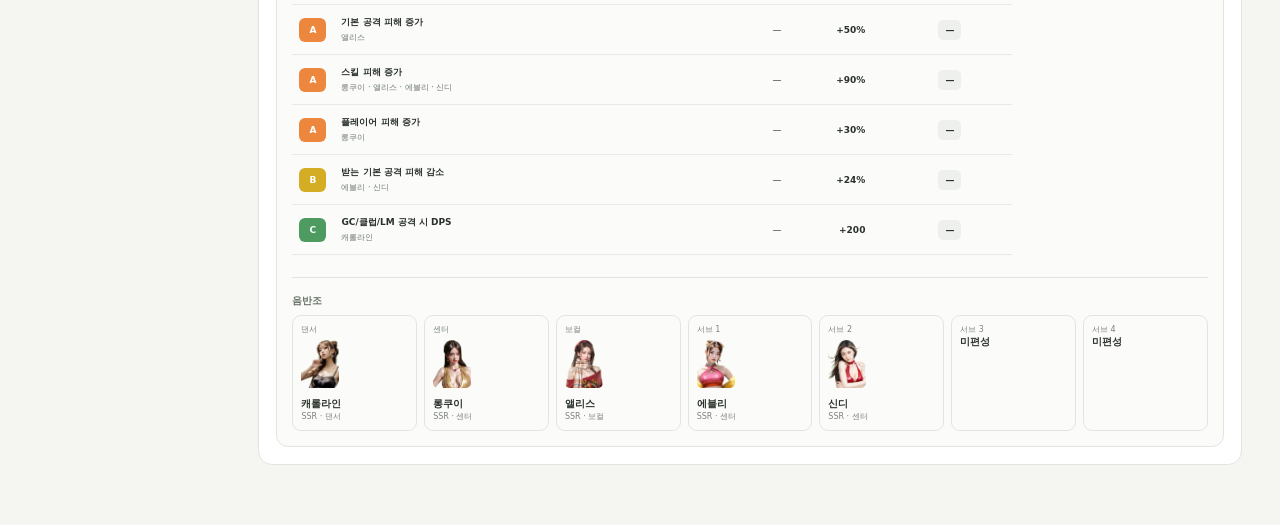
<file: party-result.html>
<!doctype html><html lang="ko"><head><meta charset="utf-8"><meta name="viewport" content="width=device-width,initial-scale=1"><link rel="icon" href="./favicon.svg" type="image/svg+xml"><title>편성 계획 | TOPGIRL</title><link rel="stylesheet" href="./navigation.css"><link rel="stylesheet" href="./party-result.css"></head><body><div class="pages-layout"><aside class="pages-sidebar"><a class="pages-brand" href="./"><span class="pages-brand-mark">TG</span><span><b>TOPGIRL</b><small>PUBLIC DIRECTORY</small></span></a><div class="pages-nav-label">PAGES</div><nav class="pages-nav" aria-label="페이지"><a href="./"><span class="pages-nav-icon"><svg viewBox="0 0 24 24"><rect x="3" y="3" width="7" height="7" rx="1"/><rect x="14" y="3" width="7" height="7" rx="1"/><rect x="3" y="14" width="7" height="7" rx="1"/><rect x="14" y="14" width="7" height="7" rx="1"/></svg></span>아티스트</a><a href="./party-result.html" class="active" aria-current="page"><span class="pages-nav-icon"><svg viewBox="0 0 24 24"><path d="M4 19V5M4 19h17M7 15l4-4 3 2 6-7"/><circle cx="20" cy="6" r="1"/></svg></span>편성 계획</a><a href="./growth-plan.html"><span class="pages-nav-icon"><svg viewBox="0 0 24 24"><circle cx="12" cy="12" r="8"/><circle cx="12" cy="12" r="3"/><path d="M12 2v3M22 12h-3M12 22v-3M2 12h3"/></svg></span>육성 계획</a><a href="./favorites.html"><span class="pages-nav-icon"><svg viewBox="0 0 24 24"><path d="M20.84 4.61a5.5 5.5 0 0 0-7.78 0L12 5.67l-1.06-1.06a5.5 5.5 0 0 0-7.78 7.78l1.06 1.06L12 21.23l7.78-7.78 1.06-1.06a5.5 5.5 0 0 0 0-7.78z"/></svg></span>선호 캐릭터</a><a href="./level-plan.html"><span class="pages-nav-icon"><svg viewBox="0 0 24 24"><path d="M9.937 15.5A2 2 0 0 0 8.5 14.063l-6.135-1.582a.5.5 0 0 1 0-.962L8.5 9.936A2 2 0 0 0 9.937 8.5l1.582-6.135a.5.5 0 0 1 .963 0L14.063 8.5A2 2 0 0 0 15.5 9.937l6.135 1.581a.5.5 0 0 1 0 .964L15.5 14.063a2 2 0 0 0-1.437 1.437l-1.582 6.135a.5.5 0 0 1-.963 0zM20 3v4M22 5h-4M4 17v2M5 18H3"/></svg></span>육성 계산</a><a href="./calendar.html"><span class="pages-nav-icon"><svg viewBox="0 0 24 24"><rect x="3" y="5" width="18" height="16" rx="2"/><path d="M16 3v4M8 3v4M3 10h18"/></svg></span>일정</a></nav><div class="pages-sidebar-note">공개 아티스트 정보와 공유 결과</div></aside><main><header><span class="eyebrow">LINEUP PLANNER</span><h1>편성 계획</h1><p>모든 장르의 시즌별 전투조·음반조 변화와 자유 전투 편성을 확인합니다.</p><small id="updated">불러오는 중…</small></header><nav class="view-tabs"><button data-view="timeline" class="active">전체 시즌 변동</button><button data-view="custom">자유 전투 편성</button></nav><section id="app" class="panel" aria-live="polite"></section></main></div><script src="./party-result.js" defer></script></body></html>
</file>
<file: navigation.css>
.pages-layout{display:grid;grid-template-columns:220px minmax(0,1fr);min-height:100vh;max-width:1680px;margin:0 auto}.pages-sidebar{position:sticky;top:0;height:100vh;padding:29px 17px 18px;background:#fff;border-right:1px solid #e5e6df;display:flex;flex-direction:column;z-index:30}.pages-brand{display:flex;align-items:center;gap:10px;padding:0 8px 25px;color:#252824;text-decoration:none}.pages-brand-mark{display:grid;place-items:center;width:36px;height:36px;border-radius:11px;background:#355c41;color:white;font-weight:800;font-size:12px}.pages-brand b,.pages-brand small{display:block}.pages-brand b{font-size:13px;letter-spacing:1.3px}.pages-brand small{margin-top:3px;color:#989b93;font-size:8px;letter-spacing:1.3px}.pages-nav-label{padding:0 10px 10px;color:#969991;font-size:9px;font-weight:700;letter-spacing:1.5px}.pages-nav{display:grid;gap:5px}.pages-nav a{display:flex;align-items:center;gap:10px;min-height:42px;padding:0 10px;border-radius:9px;color:#777c75;text-decoration:none;font-size:12px}.pages-nav a:hover{background:#f5f6f2;color:#252824}.pages-nav a.active{background:#e8eee9;color:#293f37;font-weight:700}.pages-nav-icon{display:grid;place-items:center;width:21px;font-size:15px}.pages-sidebar-note{margin-top:auto;padding:14px 8px 0;border-top:1px solid #ecece8;color:#9a9d96;font-size:9px;line-height:1.5}.pages-layout>.shell{min-width:0;width:100%;max-width:none;margin:0;padding-left:clamp(18px,3vw,42px);padding-right:clamp(18px,3vw,42px)}
@media(max-width:850px){.pages-layout{display:block}.pages-sidebar{height:auto;min-height:58px;padding:8px 12px;border-right:0;border-bottom:1px solid #e5e6df;flex-direction:row;align-items:center;gap:12px}.pages-brand{padding:0;flex:none}.pages-brand small,.pages-nav-label,.pages-sidebar-note{display:none}.pages-nav{display:flex;align-items:center;gap:4px;min-width:0;overflow-x:auto}.pages-nav a{min-height:40px;padding:0 9px;gap:6px;white-space:nowrap;font-size:10px}.pages-nav-icon{width:17px;font-size:13px}}
@media(max-width:580px){.pages-sidebar{gap:8px;padding:7px 9px}.pages-brand-mark{width:32px;height:32px}.pages-brand b{font-size:11px}.pages-nav a{padding:0 7px;gap:4px;font-size:9px}.pages-nav-icon{display:none}.pages-layout>.shell{padding-left:15px;padding-right:15px}}
.pages-nav-icon svg{display:block;width:17px;height:17px;fill:none;stroke:currentColor;stroke-width:1.8;stroke-linecap:round;stroke-linejoin:round}.pages-nav-icon{flex:none}
</file>
<file: calendar.css>
:root{font-family:Arial,"Malgun Gothic",sans-serif;color:#252824;background:#f5f5f1;font-synthesis:none}*{box-sizing:border-box}body{margin:0}.calendar-shell{min-width:0;padding:38px clamp(18px,3vw,42px) 60px}.calendar-shell header{margin-bottom:25px}.eyebrow{color:#829082;font-size:10px;font-weight:800;letter-spacing:.14em}h1{margin:7px 0;font-size:30px}.calendar-shell header p{margin:0;color:#858b83;font-size:13px}.calendar-panel,.agenda{overflow:hidden;border:1px solid #e5e6df;border-radius:15px;background:#fff}.toolbar{display:flex;align-items:center;justify-content:space-between;padding:14px 16px;border-bottom:1px solid #e5e6df}.toolbar h2{margin:0;font-size:17px}.toolbar>div{display:flex;gap:6px}.toolbar button{height:31px;min-width:31px;padding:0 10px;border:1px solid #e2e5df;border-radius:8px;background:#fff;color:#596159;font-weight:700}.weekdays,.week{display:grid;grid-template-columns:repeat(7,minmax(0,1fr))}.weekdays{border-bottom:1px solid #e5e6df;background:#f7f8f5}.weekdays span{padding:9px;text-align:center;color:#737971;font-size:10px;font-weight:800}.weekdays span:nth-child(6){color:#4776a9}.weekdays span:nth-child(7){color:#b15d58}.week{position:relative}.day{position:relative;display:block;min-height:max(112px,calc(39px + var(--lanes) * 22px));padding:6px 7px 7px;border:0;border-right:1px solid #eceee9;border-bottom:1px solid #eceee9;background:#fff;color:#252824;text-align:left}.day:nth-child(7){border-right:0}.day.outside{background:#fafaf8;color:#b7bab4}.day.selected{background:#f2f6f2;box-shadow:inset 0 0 0 2px #8caf95}.dates,.bars{position:absolute;inset:0;pointer-events:none}.dates{z-index:3}.date{position:absolute;top:6px;left:calc(var(--column) * 100% / 7 + 7px);display:flex;align-items:flex-start;gap:5px;height:16px;min-height:0;font-size:11px;font-weight:800}.date em{padding:2px 5px;border-radius:8px;background:#3f7550;color:#fff;font-size:7px;font-style:normal}.bars{z-index:2}.bar{position:absolute;top:calc(30px + var(--lane) * 22px);left:calc(var(--column) * 100% / 7 + 7px);width:calc(var(--span) * 100% / 7 - 14px);height:19px;overflow:hidden;padding:4px 6px;border-left:3px solid var(--color);border-radius:4px;background:color-mix(in srgb,var(--color) 18%,white);color:#3f493f;font-size:9px;font-weight:700;line-height:11px;text-overflow:ellipsis;white-space:nowrap}.agenda{margin-top:14px;padding:16px}.agenda h2{margin:4px 0 14px;font-size:17px}.agenda-list{display:grid;gap:8px}.agenda-item{display:grid;grid-template-columns:4px minmax(0,1fr);gap:11px;padding:11px;border:1px solid #e7e9e4;border-radius:10px}.agenda-item>i{border-radius:4px}.agenda-item div{display:grid;gap:3px}.agenda-item span{color:#858b83;font-size:8px;font-weight:800}.agenda-item b{font-size:12px}.agenda-item small{color:#717871;font-size:9px}.agenda-item p{margin:3px 0 0;color:#596159;font-size:10px;white-space:pre-wrap}.empty{padding:20px;color:#858b83;text-align:center;font-size:11px}footer{margin-top:30px;color:#999d96;text-align:center;font-size:10px}@media(max-width:700px){.calendar-shell{padding:25px 13px 45px}.day{min-height:max(78px,calc(33px + var(--lanes) * 12px));padding:4px}.date{top:4px;left:calc(var(--column) * 100% / 7 + 4px);font-size:9px}.date em{display:none}.bar{top:calc(26px + var(--lane) * 12px);left:calc(var(--column) * 100% / 7 + 4px);width:calc(var(--span) * 100% / 7 - 8px);height:8px;padding:0;border-left:0;background:var(--color);color:transparent}.toolbar{padding:11px}.toolbar h2{font-size:14px}.weekdays span{padding:7px 2px}.agenda{padding:12px}}
</file>
<file: growth-plan.css>
:root{font-family:Inter,"Noto Sans KR",system-ui,sans-serif;color:#272d28;background:#f5f5f1;font-synthesis:none}*{box-sizing:border-box}body{margin:0}.growth-shell{min-width:0;padding:34px clamp(18px,3vw,42px) 60px}.eyebrow{color:#829082;font-size:10px;font-weight:800;letter-spacing:.14em}h1{margin:7px 0;font-size:28px}header p{margin:0;color:#858b83;font-size:13px;line-height:1.6}header small{display:block;margin-top:10px;color:#92978f;font-size:10px}.legend{display:flex;gap:7px;margin-top:18px}.legend span{padding:6px 9px;border-radius:7px;font-size:9px;font-weight:800}.legend span:before{content:"";display:inline-block;width:7px;height:7px;margin-right:5px;border-radius:50%}.legend .current{background:#fff0d5;color:#8a5a12}.legend .current:before{background:#e5a12f}.legend .previous{background:#e7eefb;color:#42618f}.legend .previous:before{background:#6e92c9}.season-tabs{display:flex;gap:5px;margin:14px 0;padding-bottom:5px;overflow-x:auto}.season-tabs button{position:relative;flex:none;height:34px;padding:0 12px;border:1px solid #dfe3dc;border-radius:8px;background:#fff;color:#737a72;font:inherit;font-size:10px;font-weight:700}.season-tabs button.active{border-color:#5f8068;background:#e9f0ea;color:#31583b}.season-tabs button.planned{padding-right:28px}.season-tabs small{position:absolute;right:7px;top:7px;display:grid;place-items:center;width:17px;height:17px;border-radius:50%;background:#6f8e76;color:#fff;font-size:8px}.result-grid{display:grid;grid-template-columns:minmax(250px,320px) minmax(0,1fr);align-items:start;gap:14px}.panel{padding:16px;border:1px solid #e0e4dd;border-radius:14px;background:#fff}.panel-head{display:flex;align-items:center;justify-content:space-between;gap:10px}.panel-head h2{margin:3px 0 0;font-size:17px}.panel-head>b{padding:5px 8px;border-radius:7px;background:#eef2ed;color:#4c6653;font-size:10px}.selected-list,.genre-list{display:grid;gap:8px;margin-top:13px}.selected-card{display:grid;grid-template-columns:48px minmax(0,1fr);gap:9px;padding:8px;border:1px solid #ead29f;border-radius:10px;background:#fff8e9}.photo{width:48px;height:54px;border-radius:8px;object-fit:cover;background:#eef0ec}.identity{display:grid;align-content:center;gap:2px;min-width:0}.identity b{font-size:12px}.identity small{color:#858b83;font-size:8px}.meta{display:flex;align-items:center;gap:4px;color:#626a62;font-size:9px}.genre-icon{width:18px;height:18px;object-fit:contain}.skills{grid-column:1/-1;display:grid;gap:3px;padding:6px;border-radius:7px;background:#f3f5f1}.skill{display:flex;align-items:center;gap:4px;min-width:0;color:#414941;font-size:8px}.skill span:last-child{overflow:hidden;text-overflow:ellipsis;white-space:nowrap}.tier{display:grid;place-items:center;flex:none;width:16px;height:16px;border-radius:4px;color:#fff;font-size:8px;font-weight:900}.tier-s{background:#dc4d4d}.tier-a{background:#ed873d}.tier-b{background:#d5ad24}.tier-c{background:#4e9b62}.tier-d{background:#4786c5}.genre-row{display:grid;grid-template-columns:90px minmax(0,1fr);gap:8px;padding:9px;border:1px solid #e7e9e4;border-radius:11px;background:#fafbf9}.genre-row>header{display:flex;align-items:center;gap:6px}.genre-row>header b{font-size:11px}.genre-row>header small{margin-left:auto;color:#858b83;font-size:8px}.lineup{display:grid;grid-template-columns:repeat(5,minmax(112px,1fr));gap:6px;overflow-x:auto}.slot{position:relative;display:grid;align-content:start;gap:5px;min-height:126px;padding:7px;border:1px solid #e1e4de;border-radius:8px;background:#fff}.slot.current{border:2px solid #dc9a2f;background:#fff6df}.slot.previous{border:2px solid #7799cc;background:#edf3fc}.slot-tag{position:absolute;right:4px;top:4px;padding:2px 4px;border-radius:4px;color:#fff;font-size:7px;font-weight:900}.current .slot-tag{background:#dc9a2f}.previous .slot-tag{background:#6e91c7}.slot-id{display:grid;grid-template-columns:36px minmax(0,1fr);align-items:center;gap:6px}.slot-id .photo{width:36px;height:41px}.slot-id span{display:grid;gap:2px;min-width:0}.slot-id b{overflow:hidden;font-size:9px;text-overflow:ellipsis;white-space:nowrap}.slot-id small{color:#777f77;font-size:8px}.slot .skills{padding:5px}.empty{padding:28px;border:1px solid #e1e4de;border-radius:12px;background:#fff;color:#858b83;text-align:center;font-size:11px}.empty-slot{display:grid;place-items:center;height:100%;color:#b1b6af;font-size:9px}footer{margin-top:28px;color:#999d96;text-align:center;font-size:10px}@media(max-width:1050px){.result-grid{grid-template-columns:1fr}.selected-list{grid-template-columns:repeat(2,minmax(0,1fr))}}@media(max-width:700px){.growth-shell{padding:24px 14px 45px}.selected-list{grid-template-columns:1fr}.genre-row{grid-template-columns:1fr}.lineup{grid-template-columns:repeat(5,125px)}h1{font-size:24px}}

.selected-card{position:relative;border-color:#e1e4de;background:#fafbf9}.selected-card.selected{border-color:#d99a2d;background:#fff8e9;box-shadow:inset 3px 0 #d99a2d}.selection-state{position:absolute;right:7px;top:7px;padding:3px 5px;border-radius:5px;background:#e9ece7;color:#747b73;font-size:7px;font-style:normal;font-weight:800}.selected-card.selected .selection-state{background:#dfa238;color:#fff}.genre-icon{filter:brightness(0) saturate(100%) opacity(.62)}.meta-separator{display:inline-flex;align-items:center;justify-content:center;align-self:center;color:#9aa098;font-size:7px;font-style:normal;font-weight:700;line-height:1;transform:translateY(-.02em)}.slot-id .meta{display:flex;align-items:center;gap:4px;min-width:0}.slot-id .meta>span{display:inline;min-width:0}.slot-id .meta>.meta-separator{display:inline-flex;align-items:center;justify-content:center;align-self:center;font-size:7px;line-height:1}.slot-id .meta>.genre-icon{display:block;flex:none;width:16px;height:16px}.selected-card .meta{display:flex;align-items:center;gap:4px}.selected-card .meta>.genre-icon{display:block;flex:none}
</file>
<file: party-result.css>
*{box-sizing:border-box}body{margin:0;background:#f5f6f2;color:#293029;font-family:Inter,"Noto Sans KR",system-ui,sans-serif}.pages-layout>main{min-width:0;padding:28px clamp(16px,3vw,42px) 60px}header h1{margin:5px 0;font-size:27px}header p{margin:0 0 6px;color:#727a72;font-size:12px}.eyebrow{color:#849084;font-size:10px;font-weight:900;letter-spacing:.14em}#updated{color:#929992}.view-tabs,.filters,.genre-tabs,.season-tabs{display:flex;gap:6px;overflow:auto}.view-tabs{margin:20px 0 12px}.view-tabs button,.filters button,.genre-tabs button,.season-tabs button{flex:none;padding:8px 12px;border:1px solid #dfe4dd;border-radius:8px;background:#fff;color:#697169;font-size:10px;cursor:pointer}.view-tabs button.active,.filters button.active,.genre-tabs button.active,.season-tabs button.active{border-color:#8eaf96;background:#e6efe8;color:#2f673e;font-weight:900}.panel{padding:17px;border:1px solid #e1e5df;border-radius:14px;background:#fff}.section-head{display:flex;align-items:flex-start;justify-content:space-between;gap:12px}.section-head h2{margin:0 0 4px;font-size:18px}.section-head p{margin:0;color:#788078;font-size:10px}.legend{display:flex;gap:5px;margin-top:7px}.legend span{padding:4px 7px;border-radius:5px;font-size:8px;font-weight:900}.battle{background:#dfeee2;color:#28633a}.album{background:#f5ead8;color:#81591f}.timeline-scroll{max-height:70vh;margin-top:13px;overflow:auto;border:1px solid #e2e6e0;border-radius:9px}.timeline{display:grid;grid-template-columns:150px repeat(16,72px);min-width:1302px}.corner,.season-head{position:sticky;top:0;z-index:3;display:grid;place-items:center;min-height:39px;border-right:1px solid #dfe4dd;border-bottom:1px solid #dfe4dd;background:#f6f7f4;font-size:8px;font-weight:900}.corner{left:0;z-index:5}.genre-row{grid-column:1/-1;position:sticky;left:0;z-index:2;padding:7px 9px;border-bottom:1px solid #dbe2da;background:#edf2ed;color:#315a3c;font-size:10px;font-weight:900}.person{position:sticky;left:0;z-index:1;display:flex;align-items:center;gap:7px;min-height:40px;padding:3px 7px;border-right:1px solid #dce1da;border-bottom:1px solid #e8ebe6;background:#fff}.person img{width:26px;height:32px;border-radius:5px;object-fit:cover}.person span{display:grid;min-width:0}.person b,.person small{overflow:hidden;text-overflow:ellipsis;white-space:nowrap}.person b{font-size:9px}.person small{color:#828982;font-size:7px}.timeline-cell{display:grid;align-content:center;gap:2px;min-height:40px;padding:3px 0;border-right:1px solid #e4e7e1;border-bottom:1px solid #e8ebe6}.timeline-cell button{height:16px;padding:0;border:0;border-radius:0;font-size:7px;font-weight:900;cursor:pointer}.timeline-cell button.empty{background:#f7f8f6;cursor:default}.member-section{margin-top:15px}.member-section h3{margin:0 0 8px;font-size:14px}.members{display:grid;grid-template-columns:repeat(auto-fit,minmax(115px,1fr));gap:7px}.member{position:relative;overflow:hidden;min-height:116px;padding:8px;border:1px solid #e1e5df;border-radius:9px}.member.joined{border:2px solid #d89435}.member.left{border:2px solid #c55750}.member.joined::after,.member.left::after{position:absolute;top:7px;right:-22px;width:70px;padding:3px 0;transform:rotate(42deg);color:#fff;font-size:7px;font-weight:900;text-align:center}.member.joined::after{content:"신규";background:#c77b1d}.member.left::after{content:"제외";background:#a95f59}.member small,.member span{display:block;color:#7d847d;font-size:8px}.member img{width:38px;height:48px;margin:5px 0;border-radius:5px;object-fit:cover}.member b{display:block;font-size:10px}.skill-table{max-width:720px;margin-top:15px}.skill-row{display:grid;grid-template-columns:minmax(150px,1fr) 145px 90px;gap:7px;align-items:center;padding:7px;border-bottom:1px solid #e7eae5;font-size:9px}.skill-row em{font-style:normal;font-weight:900}.up em,.new em{color:#237844}.down em,.removed em{color:#b3423c}.custom-grid{display:grid;grid-template-columns:repeat(auto-fill,minmax(260px,1fr));gap:10px;margin-top:14px}.custom-card{padding:12px;border:1px solid #e1e5df;border-radius:11px}.custom-card h3{margin:0}.custom-card>span{color:#7d847d;font-size:9px}.empty-note{padding:25px;color:#818881;text-align:center}@media(max-width:700px){.pages-layout>main{padding:20px 11px 50px}.panel{padding:11px}.section-head{display:block}.timeline{grid-template-columns:125px repeat(16,64px);min-width:1149px}.skill-row{grid-template-columns:1fr 105px}.skill-row em{grid-column:1/-1}}
.season-head button{width:100%;height:100%;padding:7px 2px;border:0;background:transparent;color:#687068;font-size:8px;cursor:pointer}.season-head button.active{background:#dce9df;color:#2f673e;font-weight:900;box-shadow:inset 0 -2px #6e9878}.timeline-results{margin-top:20px;padding-top:18px;border-top:1px solid #dfe4dd}.timeline-result-heading h2{margin:4px 0;font-size:19px}.timeline-result-heading p{margin:0;color:#788078;font-size:10px}.result-block{margin-top:14px;padding:15px;border:1px solid #e0e5de;border-radius:12px;background:#fbfcfa}.result-block>h3{margin:0 0 11px;font-size:16px}.compare{display:grid;grid-template-columns:minmax(0,1fr) 24px minmax(0,1fr);align-items:center;gap:8px}.compare h4,.member-section h4{margin:0 0 7px;color:#687168;font-size:10px}.compare-arrow{color:#8b928a;text-align:center}.skill-table h3{margin:0 0 5px;font-size:12px}@media(max-width:850px){.compare{grid-template-columns:1fr}.compare-arrow{transform:rotate(90deg)}}
.timeline-result-heading{margin-bottom:14px}.change-summary{display:flex;flex-wrap:wrap;gap:7px;margin-top:10px}.change-summary span{padding:6px 9px;border-radius:7px;background:#eef1ed;color:#5f675f;font-size:9px;font-weight:800}.change-summary .joined{background:#fff0d8;color:#9b641d}.change-summary .left{background:#f7e3e1;color:#a2413c}.album-result{margin-top:22px;padding-top:16px;border-top:1px solid #e0e5de}
.timeline-genre-tabs{margin:0 0 18px;padding-bottom:12px;border-bottom:1px solid #e2e6e0}.timeline-genre-tabs button{min-width:72px}.timeline-result+.timeline-result{margin-top:34px;padding-top:28px;border-top:2px solid #dfe4dd}
.skill-head,.skill-row{display:grid;grid-template-columns:34px minmax(190px,360px) 72px 76px 88px;justify-content:start;align-items:center;gap:8px}.skill-head{padding:7px;border-bottom:1px solid #dfe3dc;background:#f5f6f3;color:#858b83;font-size:8px;font-weight:800}.skill-head span:nth-child(n+3){text-align:right}.skill-row{min-height:50px}.skill-tier{display:grid;place-items:center;width:27px;height:24px;border-radius:6px;color:#fff;font-size:9px}.skill-name{display:grid;gap:3px;min-width:0}.skill-name>b,.skill-name>small{overflow:hidden;text-overflow:ellipsis;white-space:nowrap}.skill-name>small{color:#6f776f;font-size:8px}.skill-before,.skill-after{text-align:right;white-space:nowrap}.skill-row>em{justify-self:end;padding:5px 7px;border-radius:5px;background:#edf0ec;font-style:normal;white-space:nowrap}.skill-row.up>em{background:#dff0e2}.skill-row.down>em,.skill-row.removed>em{background:#f5dfdc}@media(max-width:700px){.skill-head{display:none}.skill-row{grid-template-columns:30px minmax(0,1fr) 62px 68px}.skill-row>em{grid-column:3/5;justify-self:end}}
.skill-head,.skill-row{display:grid;grid-template-columns:34px minmax(190px,360px) 72px 76px 88px;justify-content:start;align-items:center;gap:8px}.skill-head{padding:7px;border-bottom:1px solid #dfe3dc;background:#f5f6f3;color:#858b83;font-size:8px;font-weight:800}.skill-head span:nth-child(n+3){text-align:right}.skill-row{min-height:50px}.skill-tier{display:grid;place-items:center;width:27px;height:24px;border-radius:6px;color:#fff;font-size:9px}.skill-name{display:grid;gap:3px;min-width:0}.skill-name>b,.skill-name>small{overflow:hidden;text-overflow:ellipsis;white-space:nowrap}.skill-name>small{color:#6f776f;font-size:8px}.skill-before,.skill-after{text-align:right;white-space:nowrap}.skill-row>em{justify-self:stretch;width:100%;padding:5px 7px;border-radius:5px;background:#edf0ec;font-style:normal;text-align:right;white-space:nowrap}.skill-row.up>em{background:#dff0e2}.skill-row.down>em,.skill-row.removed>em{background:#f5dfdc}@media(max-width:700px){.skill-head{display:none}.skill-row{grid-template-columns:30px minmax(0,1fr) 62px 68px}.skill-row>em{grid-column:3/5;justify-self:end}}
.skill-row>em{justify-self:end;width:auto;min-width:0}
</file>
